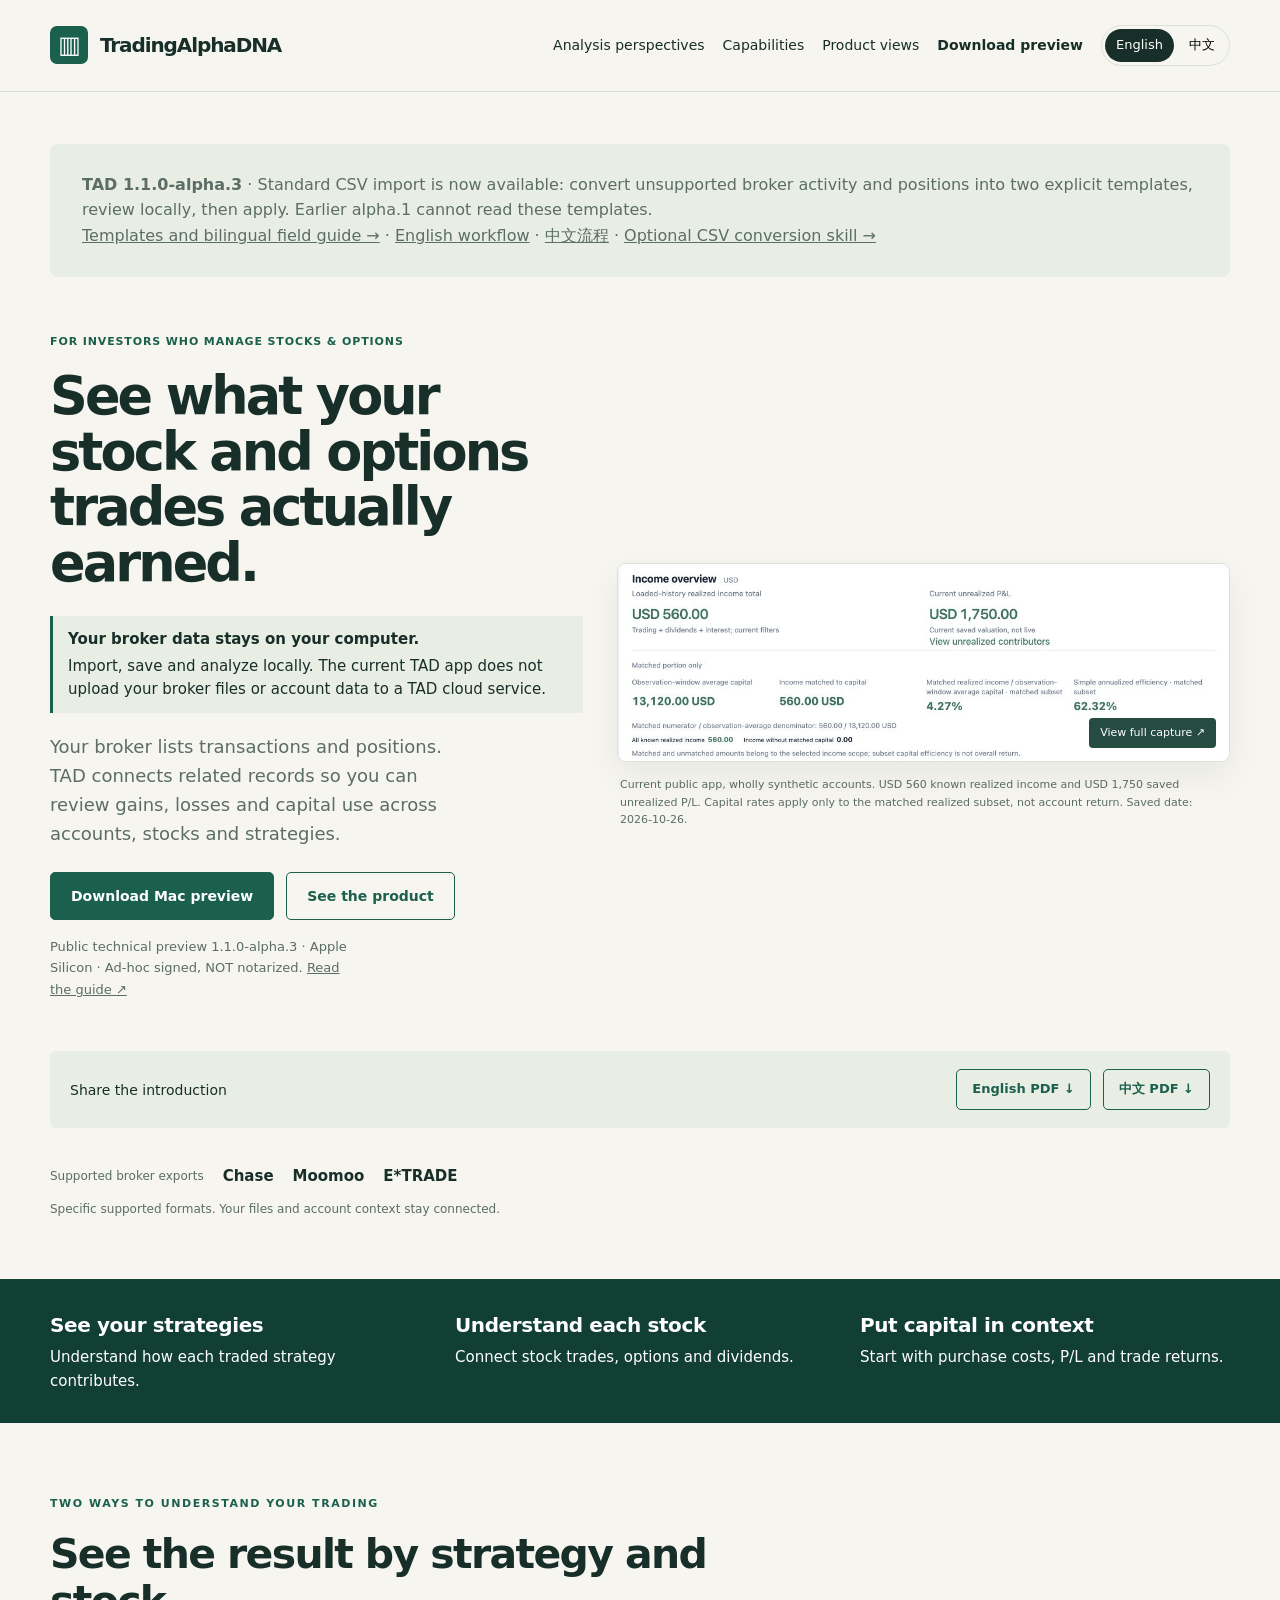
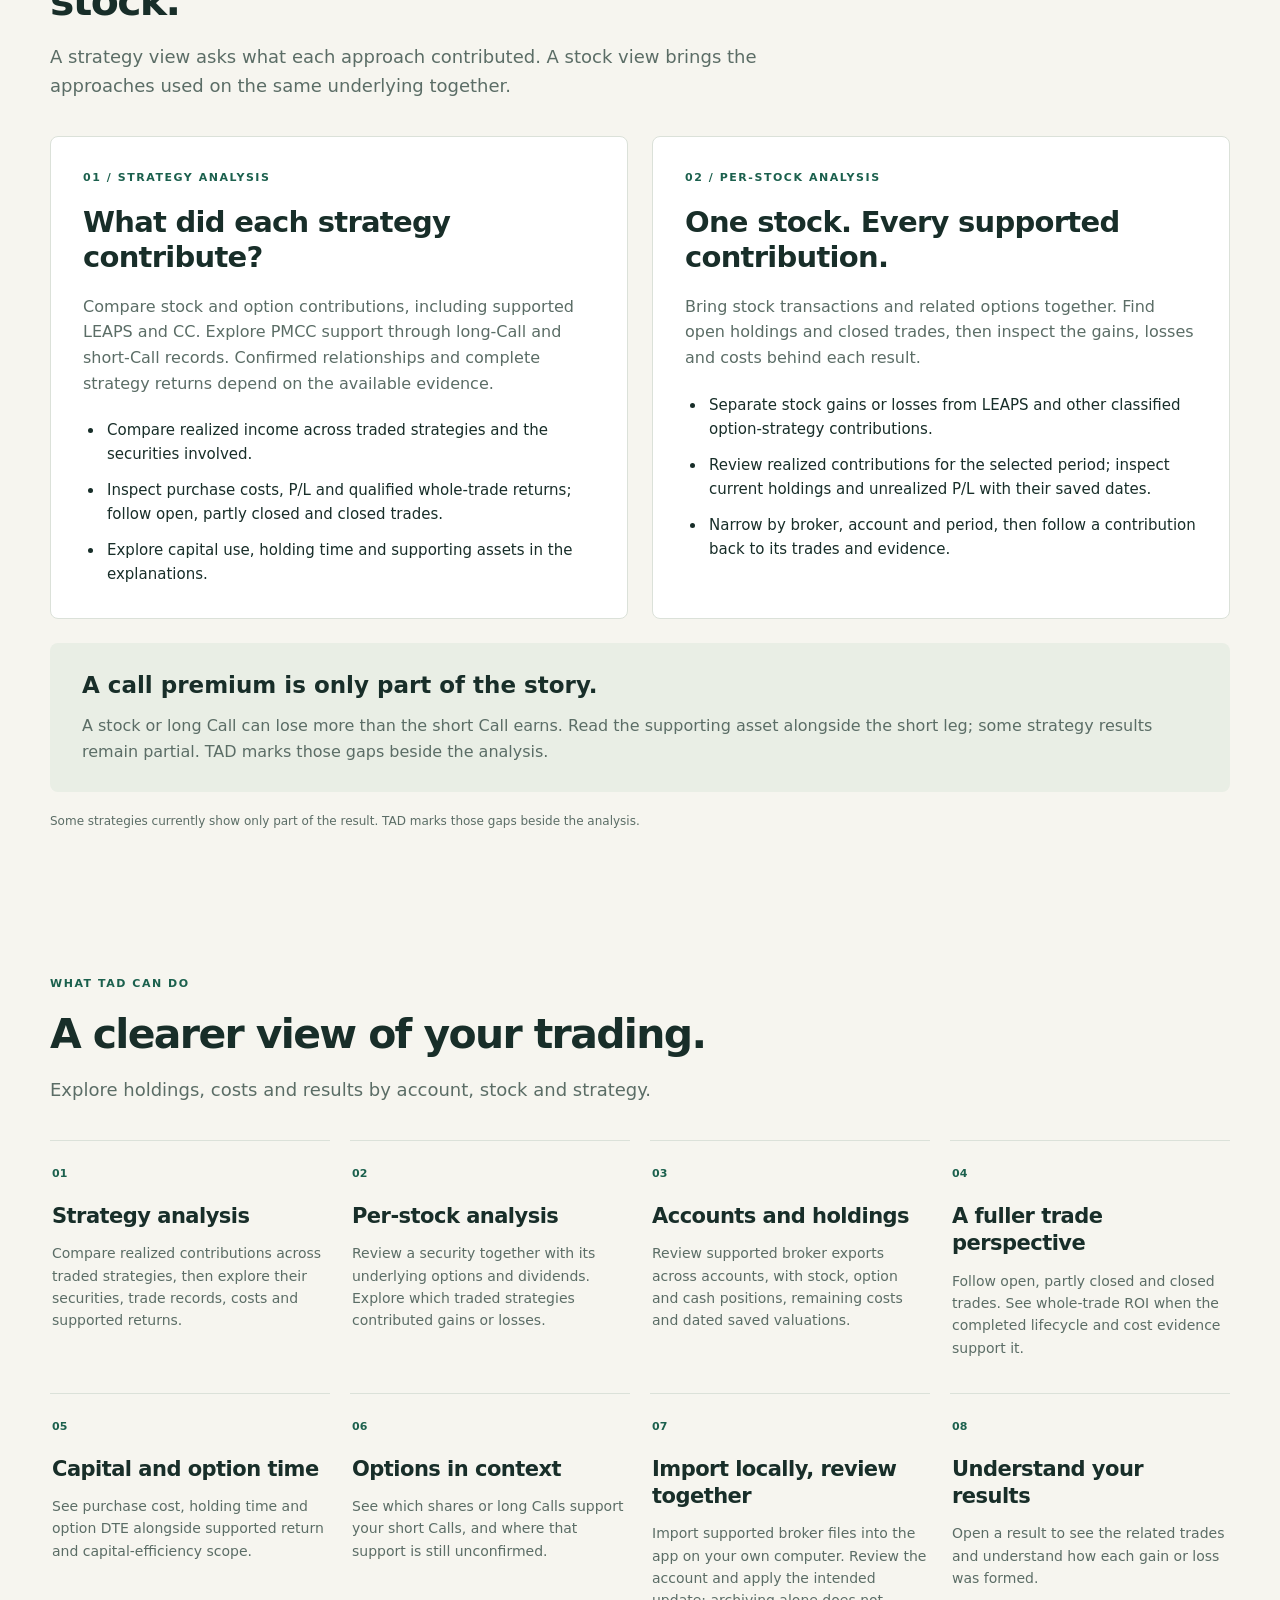
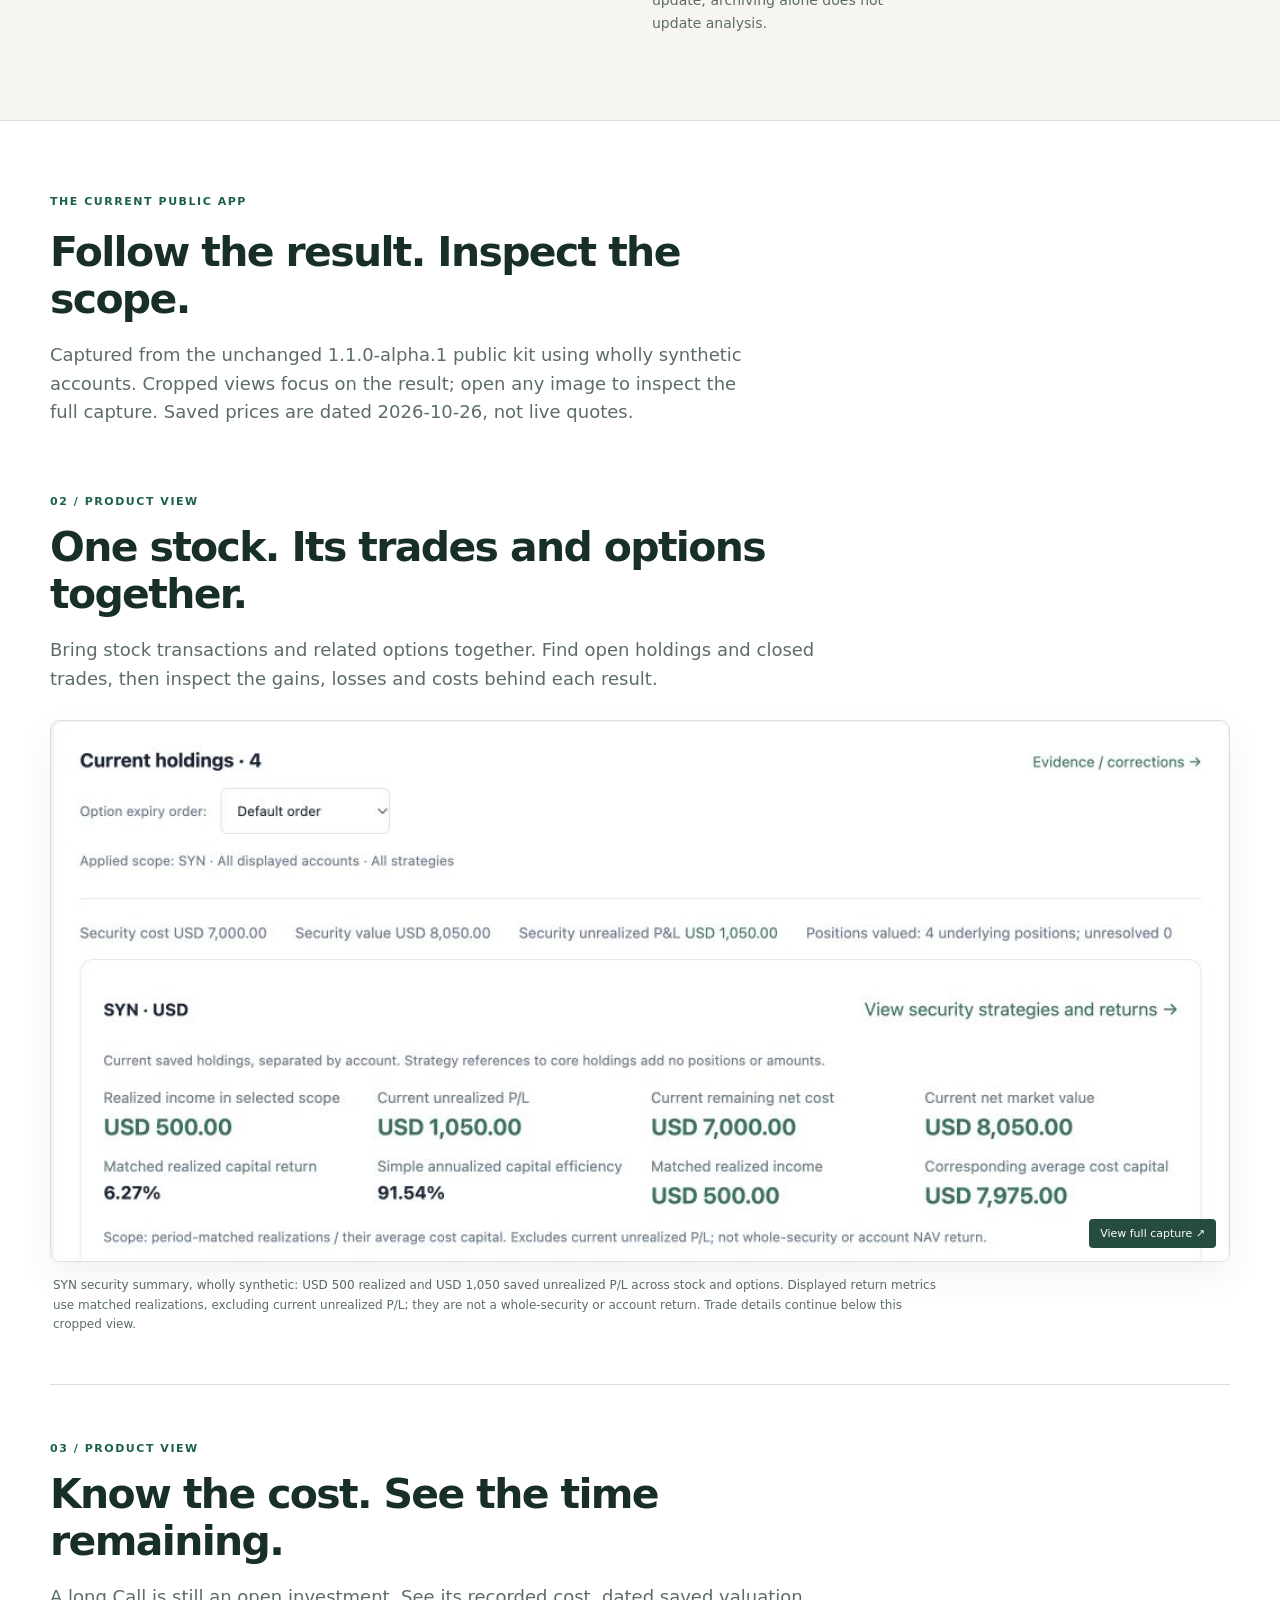
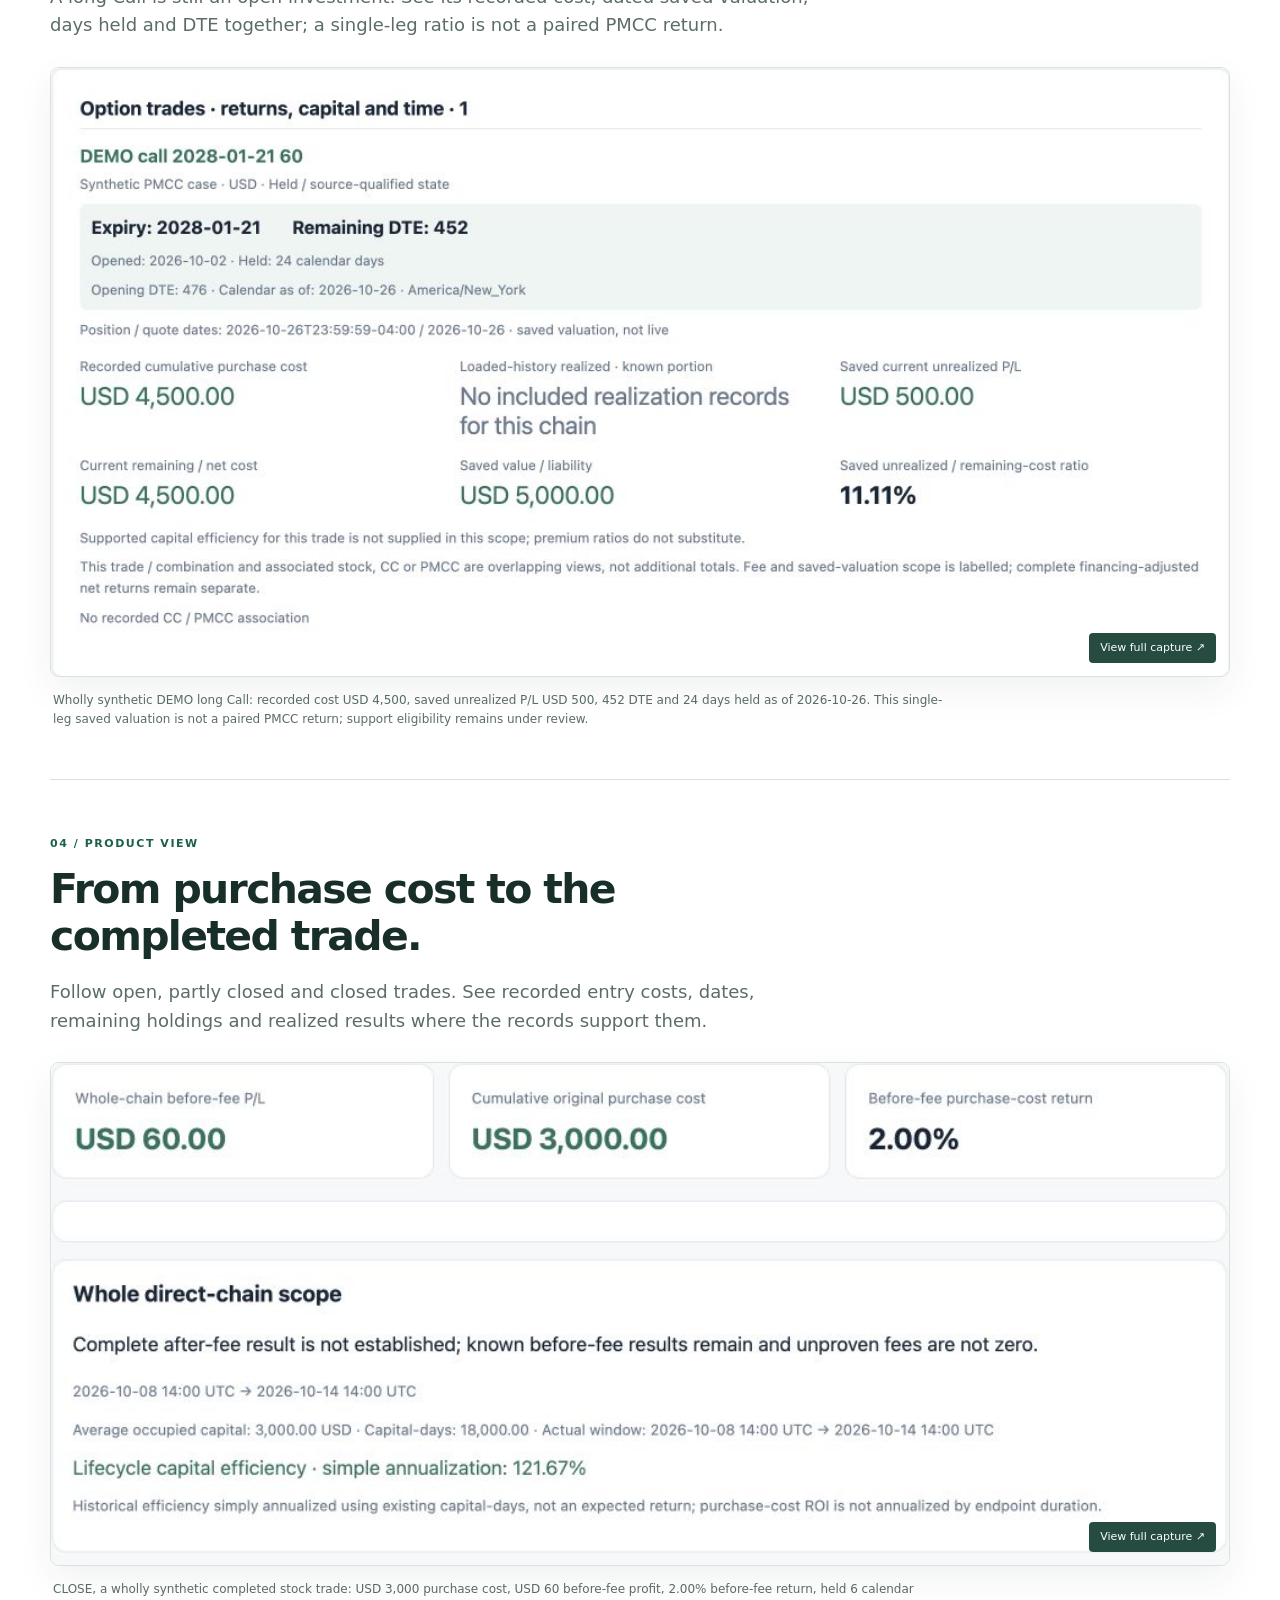
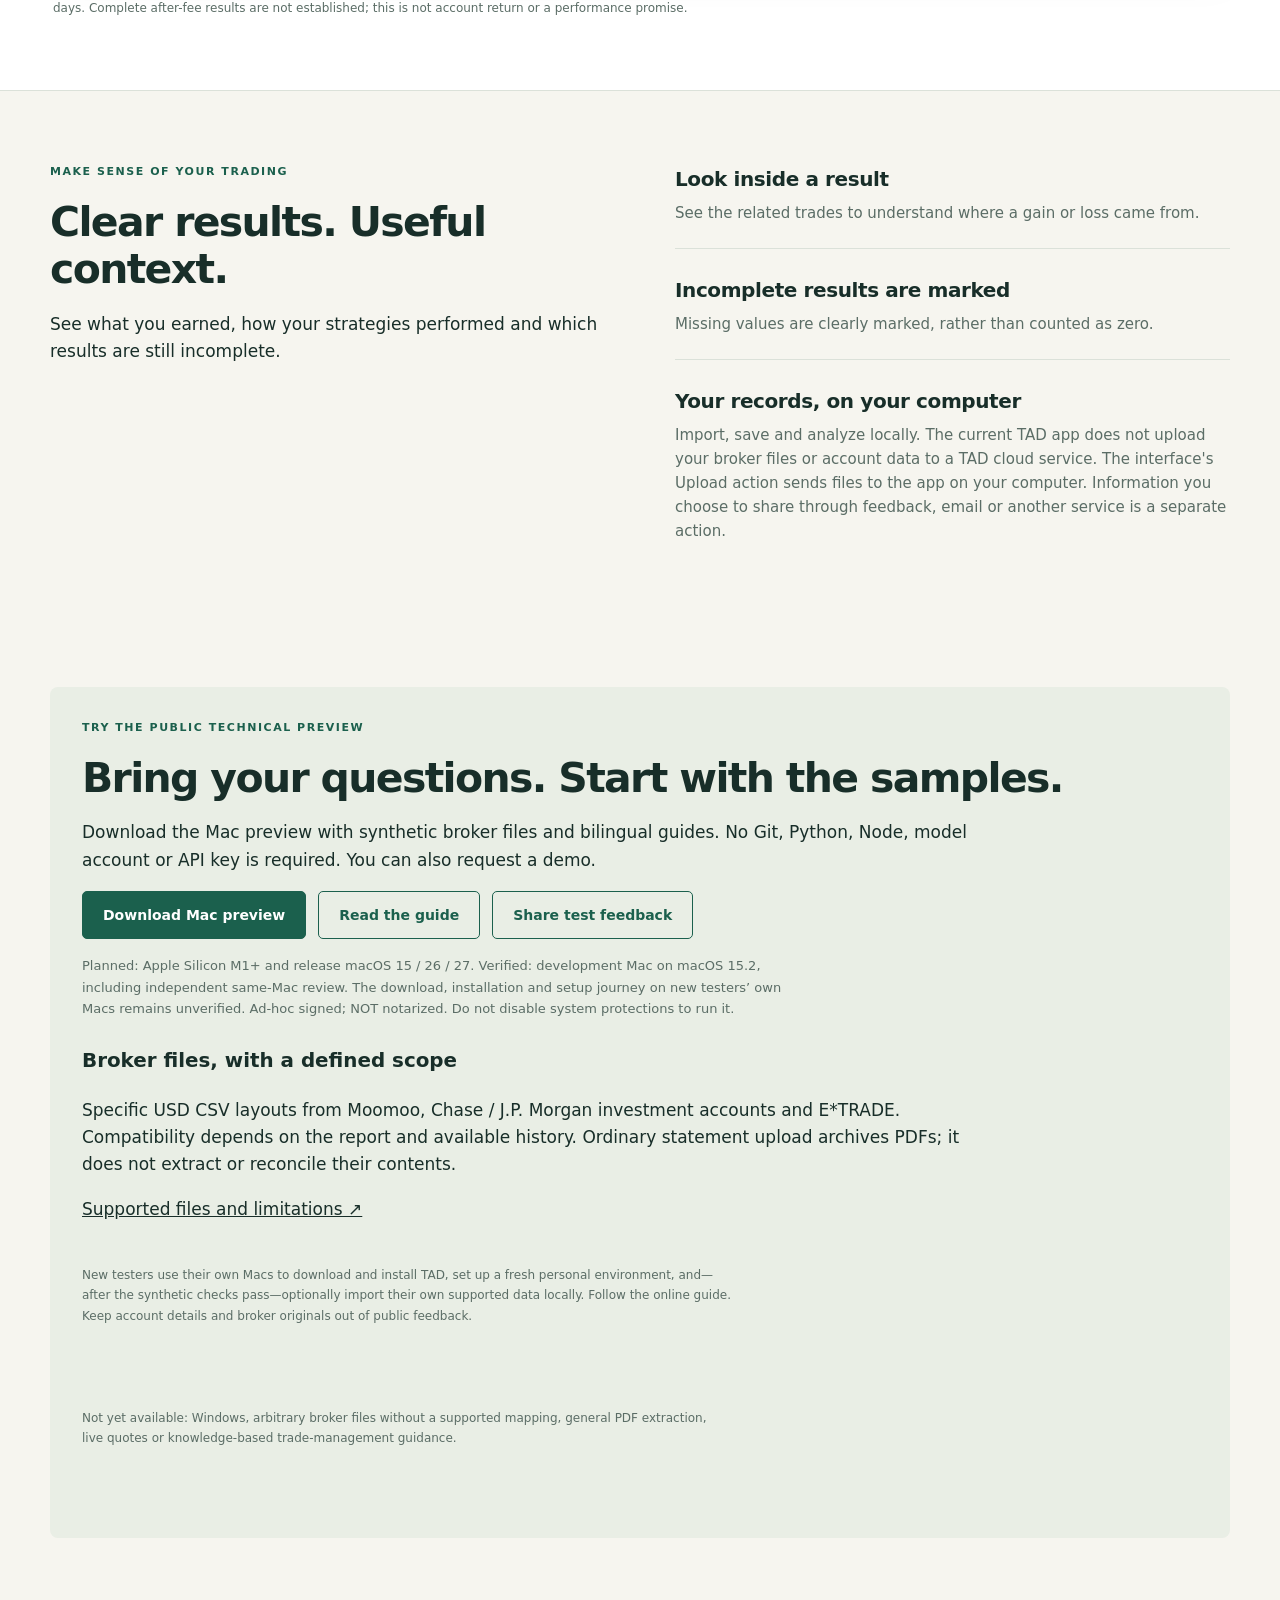
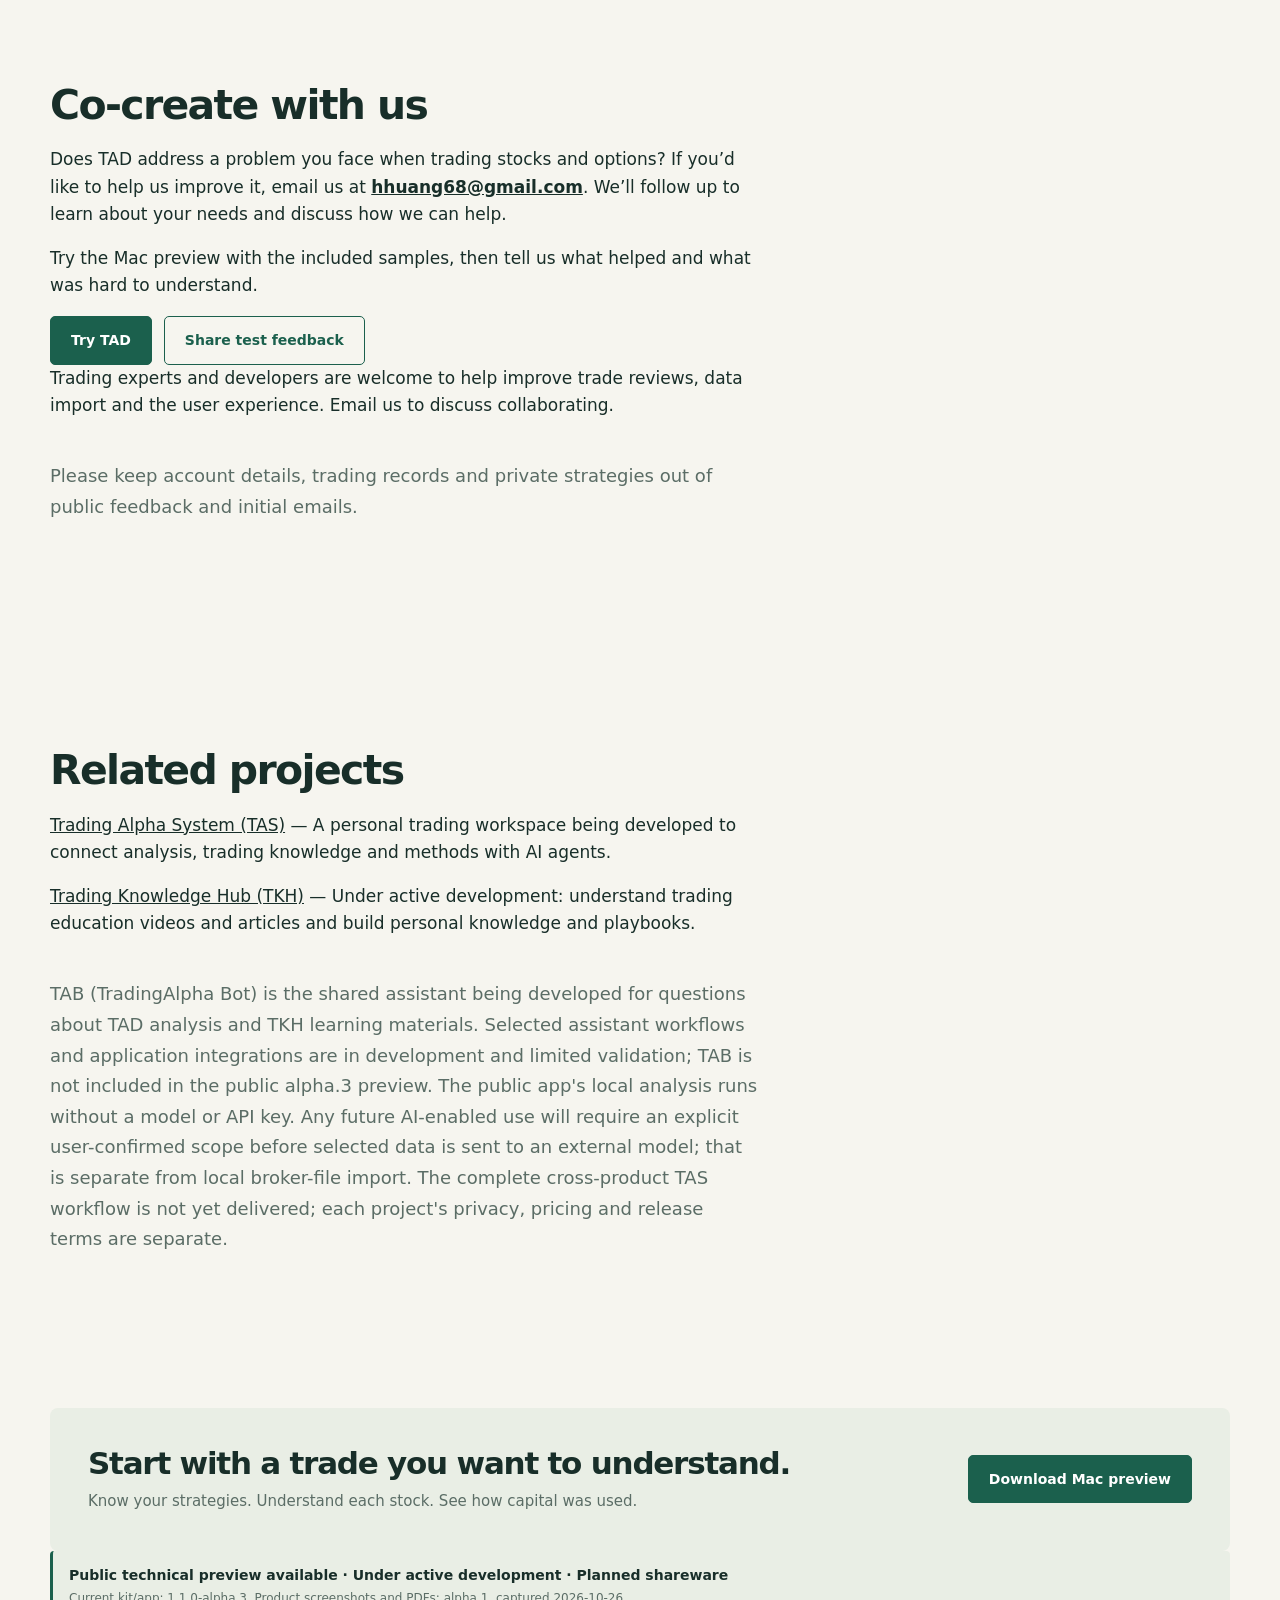
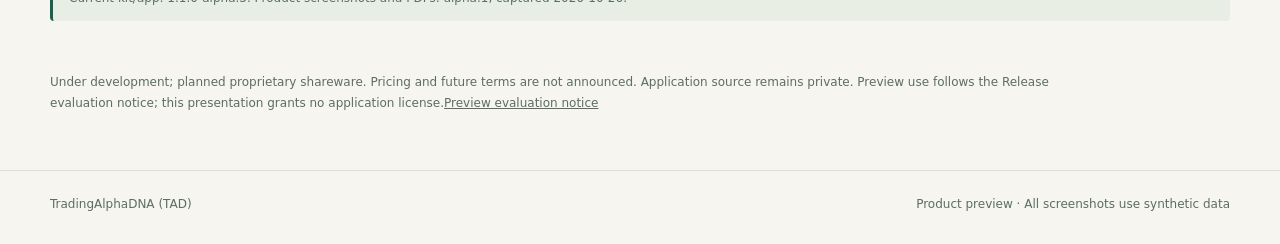
<file: index.html>
<!DOCTYPE html>
<html lang="en"><head><meta charset="utf-8"><meta name="viewport" content="width=device-width,initial-scale=1"><meta name="color-scheme" content="light"><meta name="description" content="For investors managing stocks and options across accounts: connect related trades to understand gains, losses and capital use."><title>TradingAlphaDNA — Understand your trading results</title><style>
:root{--ink:#182e29;--green:#1b604d;--green-dark:#123f34;--paper:#f6f5ef;--muted:#5b6d66;--line:#dbe1d9;--wash:#e9eee5;--accent:#d6e6a4}*{box-sizing:border-box}html{scroll-behavior:smooth;scroll-padding-top:28px}body{margin:0;background:var(--paper);color:var(--ink);font:17px/1.6 system-ui,-apple-system,BlinkMacSystemFont,"Segoe UI",sans-serif}body[data-language="en"] [data-lang="zh"],body[data-language="zh"] [data-lang="en"]{display:none!important}button,a{-webkit-tap-highlight-color:transparent}button{font:inherit}a{color:inherit}a:focus-visible,button:focus-visible{outline:3px solid #a54d24;outline-offset:5px}.wrap{width:min(1180px,calc(100% - 64px));margin-inline:auto}header{padding:25px 0;border-bottom:1px solid var(--line)}.header-row{display:flex;align-items:center;justify-content:space-between;gap:24px}.brand{display:flex;gap:12px;align-items:center;text-decoration:none;font-size:20px;font-weight:780;letter-spacing:-.055em;white-space:nowrap}.mark{width:38px;height:38px;display:grid;place-items:center;background:var(--green);border-radius:7px;color:white;font-size:24px;font-weight:400}.nav{display:flex;align-items:center;gap:24px}.nav>a{font-size:14px;text-decoration:none}.languages{display:flex;gap:4px;padding:3px;border:1px solid var(--line);border-radius:99px}.language{border:0;background:transparent;padding:6px 11px;border-radius:99px;cursor:pointer;font-size:13px}.language[aria-pressed="true"]{background:var(--ink);color:white}.hero{padding:56px 0 48px}.eyebrow{font-size:11px;letter-spacing:.14em;font-weight:760;color:var(--green);margin:0 0 18px}.hero-grid{display:grid;grid-template-columns:1fr 1.1fr;gap:46px;align-items:center}.hero-copy{margin-top:25px}.hero-product{margin:0}h1{font-size:clamp(44px,4.5vw,66px);line-height:1.06;letter-spacing:-.055em;margin:0;max-width:15ch}h1 [data-lang="zh"]{letter-spacing:-.035em}.hero-copy>p{font-size:20px;color:var(--muted);margin:0 0 23px;max-width:37ch}.actions{display:flex;flex-wrap:wrap;gap:12px}.action{display:inline-flex;align-items:center;justify-content:center;background:var(--green);color:white;text-decoration:none;border:1px solid var(--green);border-radius:5px;padding:12px 20px;font-size:14px;font-weight:650}.action.secondary{background:transparent;color:var(--green)}.brokers{display:flex;align-items:center;gap:19px;flex-wrap:wrap;margin-top:36px;color:var(--muted);font-size:12px}.brokers strong{font-size:15px;font-weight:680;color:var(--ink)}.hero-note{font-size:12px;color:var(--muted);margin-top:12px}.promise-band{background:var(--green-dark);color:white}.promises{display:grid;grid-template-columns:repeat(3,minmax(0,1fr));gap:35px;padding-block:30px}.promises p{margin:0;font-size:15px}.promises strong{display:block;font-size:20px;letter-spacing:-.02em;margin-bottom:4px}.promises span+span{color:inherit}.section{padding-block:72px}.section-top{max-width:710px;margin-bottom:36px}h2{font-size:clamp(30px,3.2vw,46px);line-height:1.16;letter-spacing:-.04em;margin:0 0 17px}p{margin-top:0}.section-top>p:last-child,.story-heading>p:last-child{color:var(--muted);font-size:18px}.features{display:grid;grid-template-columns:repeat(4,minmax(0,1fr));gap:20px}.feature{border-top:1px solid var(--line);padding:24px 2px 14px}.feature-number{display:block;color:var(--green);font-size:11px;font-weight:700;margin-bottom:20px}.feature h3{font-size:21px;line-height:1.3;letter-spacing:-.025em;margin:0 0 12px}.feature p{font-size:14px;color:var(--muted);margin:0}.views{background:white;border-block:1px solid var(--line)}.story{padding:30px 0 50px}.story+.story{border-top:1px solid var(--line);padding-top:55px}.story:last-child{padding-bottom:0}.story-heading{max-width:780px}.story-heading .eyebrow{margin-bottom:13px}figure{margin:27px 0 0}.shot{position:relative;display:block;width:100%;padding:0;background:#eef2ed;border:1px solid #dbe2dc;border-radius:9px;overflow:hidden;cursor:zoom-in;text-align:left;box-shadow:0 14px 36px #142f2210}.shot img{display:block;width:100%;height:auto;aspect-ratio:16/9;object-fit:contain}.zoom{position:absolute;right:13px;bottom:13px;padding:6px 11px;background:#163f34ed;color:white;font-size:11px;border-radius:4px}figcaption{font-size:12px;color:var(--muted);line-height:1.6;padding:14px 3px 0;max-width:900px}.trust{display:grid;grid-template-columns:1fr 1fr;gap:70px}.trust-list{display:grid;gap:25px}.trust-item{border-bottom:1px solid var(--line);padding-bottom:23px}.trust-item:last-child{border:0;padding-bottom:0}.trust-item h3{font-size:20px;margin:0 0 6px;letter-spacing:-.02em}.trust-item p{font-size:15px;color:var(--muted);margin:0}.ending{padding:38px;background:var(--wash);border-radius:8px;display:flex;justify-content:space-between;align-items:center;gap:28px}.ending h2{font-size:31px;margin:0 0 7px}.ending p{font-size:15px;color:var(--muted);margin:0}.scope{font-size:12px;color:var(--muted);padding:25px 0 45px;line-height:1.7;max-width:1000px}footer{border-top:1px solid var(--line);padding:24px 0 30px;font-size:12px;color:var(--muted)}footer .wrap{display:flex;justify-content:space-between;gap:20px;flex-wrap:wrap}.skip{position:absolute;left:12px;top:-90px;background:white;padding:10px;z-index:4}.skip:focus{top:12px}dialog{width:min(1312px,calc(100vw - 24px));padding:16px;border:1px solid var(--line);border-radius:8px;max-height:94vh;background:white;color:var(--ink)}dialog::backdrop{background:#0a211cc9}.dialog-bar{display:flex;align-items:center;justify-content:space-between;gap:20px;padding-bottom:12px;font-size:13px}.dialog-close{background:var(--ink);color:white;border:0;border-radius:4px;padding:7px 13px;cursor:pointer}.image-scroll{overflow:auto;max-height:calc(90vh - 90px)}.image-scroll img{display:block;width:1280px;max-width:none;height:auto}@media(max-width:1000px){.hero-grid{gap:35px}.features{grid-template-columns:repeat(2,minmax(0,1fr))}.hero-copy>p{font-size:18px}.nav{gap:16px}.trust{gap:35px}}@media(max-width:680px){.wrap{width:calc(100% - 36px)}header{padding:18px 0}.header-row{align-items:flex-start;flex-wrap:wrap;gap:16px}.brand{font-size:20px}.nav{width:100%;justify-content:space-between;gap:10px}.nav>a{font-size:12px}.languages{margin-left:auto}.language{font-size:12px;padding:5px 9px}.hero{padding:42px 0 38px}.hero-grid{grid-template-columns:1fr;gap:24px}h1{font-size:clamp(40px,10.4vw,62px);max-width:16ch}.hero-copy>p{font-size:18px;max-width:none}.actions{gap:9px}.action{padding:11px 15px;font-size:13px}.brokers{gap:13px;margin-top:25px}.brokers strong{font-size:13px}.promises{grid-template-columns:1fr;gap:19px;padding-block:26px}.promises strong{font-size:18px}.promises p{font-size:14px}.section{padding-block:44px}.section-top{margin-bottom:26px}.features{grid-template-columns:1fr;gap:6px}.feature{padding:20px 0}.feature-number{margin-bottom:10px}.feature h3{font-size:22px}.feature p{font-size:15px}.story{padding:12px 0 35px}.story+.story{padding-top:35px}.story-heading>p:last-child{font-size:16px}.shot{border-radius:5px}.zoom{font-size:10px;padding:4px 7px;right:7px;bottom:7px}figcaption{font-size:11px}.trust{grid-template-columns:1fr;gap:22px}.ending{padding:24px;align-items:flex-start;flex-direction:column}.ending h2{font-size:27px}.scope{padding-bottom:30px}.section-top>p:last-child{font-size:17px}}@media(prefers-reduced-motion:reduce){html{scroll-behavior:auto}}
.analysis-grid{display:grid;grid-template-columns:repeat(2,minmax(0,1fr));gap:24px}.analysis-card{padding:32px;background:white;border:1px solid var(--line);border-radius:8px}.analysis-card h3{font-size:29px;line-height:1.22;letter-spacing:-.025em;margin:0 0 18px}.analysis-card>p:not(.eyebrow){font-size:16px;color:var(--muted)}.analysis-card ul{padding-left:21px;margin:22px 0 0}.analysis-card li{font-size:15px;margin-top:12px;padding-left:3px}.review-question{background:var(--wash);padding:28px 32px;margin-top:24px;border-radius:8px}.review-question h3{font-size:23px;line-height:1.3;margin:0 0 12px}.review-question p{font-size:16px;color:var(--muted);margin:0}.analysis-scope{font-size:12px;color:var(--muted);margin:20px 0 0}.hero .eyebrow{letter-spacing:.08em;max-width:65ch}.hero h1{max-width:20ch}.hero h1 [data-lang="zh"]{font-size:.88em}.nav{gap:18px}@media(max-width:1000px){.header-row{flex-wrap:wrap}.analysis-card{padding:25px}}@media(max-width:680px){.analysis-grid{grid-template-columns:1fr;gap:16px}.analysis-card{padding:24px}.analysis-card h3{font-size:27px}.review-question{padding:24px}.nav{flex-wrap:wrap;justify-content:flex-start;gap:12px}.nav>a{font-size:12px}.hero .eyebrow{font-size:10px;letter-spacing:.06em}.hero h1{max-width:17ch}}.pdf-downloads{display:flex;align-items:center;flex-wrap:wrap;gap:12px;margin-top:28px;padding:18px 20px;background:var(--wash);border-radius:6px}.pdf-downloads>span{font-size:14px;margin-right:auto}.pdf-downloads .action{font-size:13px;padding:9px 15px}@media(max-width:680px){.pdf-downloads{padding:16px;gap:10px}.pdf-downloads>span{flex-basis:100%;margin:0}}
.product-status{margin:0 0 26px;padding:13px 16px;background:var(--wash);border-left:3px solid var(--green);border-radius:4px;font-size:14px;line-height:1.6}.product-status strong{display:block}.product-status p{margin:3px 0 0;color:var(--muted);font-size:12px}
.local-data{margin:20px 0;padding:12px 15px;border-left:3px solid var(--green);background:var(--wash);font-size:15px;line-height:1.55}.local-data strong{display:block;margin-bottom:4px}

.screen-crop{position:relative;overflow:hidden;aspect-ratio:var(--sw) / var(--sh);background:#f4f7f7}.screen-crop img{position:absolute;max-width:none;width:calc(1280 / var(--sw) * 100%);height:auto;left:calc(-1 * var(--sx) / var(--sw) * 100%);top:calc(-1 * var(--sy) / var(--sh) * 100%)}body[data-language="zh"] .screen-crop{--sx:var(--zx);--sy:var(--zy);--sw:var(--zw);--sh:var(--zh)}.preview-note{font-size:13px!important;line-height:1.65;color:var(--muted);margin-top:16px!important}.nav-download{font-weight:750}.download-panel{padding:32px;background:var(--wash);border-radius:8px}.download-panel h3{margin-top:26px}.download-panel>p{max-width:85ch}.hero .hero-copy>p:first-of-type{font-size:18px}.hero-grid{grid-template-columns:1fr 1.15fr;gap:34px}.hero .hero-product figcaption{font-size:11px}.hero h1{font-size:clamp(40px,4.1vw,60px)}@media(max-width:900px){.hero-grid{grid-template-columns:1fr}.hero .hero-product{margin-top:20px}}@media(max-width:680px){.download-panel{padding:22px}.preview-note{font-size:12px!important}}
</style></head><body data-language="en"><a class="skip" href="#main">Skip to content / 跳到正文</a><header><div class="wrap header-row"><a class="brand" href="#main"><span class="mark" aria-hidden="true">▥</span>TradingAlphaDNA</a><nav class="nav" aria-label="Product navigation"><a href="#analysis"><span data-lang="en">Analysis perspectives</span><span data-lang="zh">分析视角</span></a><a href="#features"><span data-lang="en">Capabilities</span><span data-lang="zh">产品功能</span></a><a href="#screens"><span data-lang="en">Product views</span><span data-lang="zh">界面一览</span></a><a class="nav-download" href="https://github.com/TradingAlphaDNA/tad-showcase/releases/tag/tad-test-v1.1.0-alpha.3"><span data-lang="en">Download preview</span><span data-lang="zh">下载测试版</span></a><div class="languages" aria-label="Language / 语言"><button type="button" class="language" data-set-language="en" aria-pressed="true">English</button><button type="button" class="language" data-set-language="zh" aria-pressed="false">中文</button></div></nav></div></header><main id="main"><section class="wrap" style="padding-top:28px"><div class="review-question"><p><strong>TAD 1.1.0-alpha.3</strong> · <span data-lang="en">Standard CSV import is now available: convert unsupported broker activity and positions into two explicit templates, review locally, then apply. Earlier alpha.1 cannot read these templates.</span><span data-lang="zh">标准CSV导入已提供：将未支持券商流水及持仓转换成两份明确模板，在本机核对后应用。旧alpha.1不能读取新模板。</span></p><p><a href="docs/standard-import/index.html"><span data-lang="en">Templates and bilingual field guide →</span><span data-lang="zh">两份模板与中英文字段指南 →</span></a> · <a href="docs/testing/standard-import.en.md">English workflow</a> · <a href="docs/testing/standard-import.zh.md">中文流程</a> · <a href="https://github.com/TradingAlphaDNA/tad-showcase/releases/tag/tad-broker-csv-v0.1.0"><span data-lang="en">Optional CSV conversion skill →</span><span data-lang="zh">可选券商 CSV 转换助手 →</span></a></p></div></section><section class="hero wrap"><p class="eyebrow"><span data-lang="en">FOR INVESTORS WHO MANAGE STOCKS &amp; OPTIONS</span><span data-lang="zh">为自己管理股票与期权的投资者而设计</span></p><div class="hero-grid"><div class="hero-message"><h1><span data-lang="en">See what your stock and options trades actually earned.</span><span data-lang="zh">看清股票和期权交易， 到底赚了多少。</span></h1><div class="hero-copy"><div class="local-data"><strong><span data-lang="en">Your broker data stays on your computer.</span><span data-lang="zh">券商数据留在你的电脑上。</span></strong><span data-lang="en">Import, save and analyze locally. The current TAD app does not upload your broker files or account data to a TAD cloud service.</span><span data-lang="zh">在本机导入、保存和分析。当前 TAD 本地应用不会把券商文件或账户数据上传到 TAD 云端。</span></div><p><span data-lang="en">Your broker lists transactions and positions. TAD connects related records so you can review gains, losses and capital use across accounts, stocks and strategies.</span><span data-lang="zh">券商列出了成交与持仓，但相关交易的结果仍不容易看清。TAD 把记录连接起来，帮助你按账户、个股和策略复盘盈亏与资金使用。</span></p><div class="actions"><a class="action" href="https://github.com/TradingAlphaDNA/tad-showcase/releases/tag/tad-test-v1.1.0-alpha.3"><span data-lang="en">Download Mac preview</span><span data-lang="zh">下载 Mac 预览</span></a><a class="action secondary" href="#screens"><span data-lang="en">See the product</span><span data-lang="zh">查看产品界面</span></a></div><p class="preview-note"><span data-lang="en">Public technical preview 1.1.0-alpha.3 · Apple Silicon · Ad-hoc signed, NOT notarized.</span><span data-lang="zh">公开技术预览 1.1.0-alpha.3 · Apple Silicon · 临时签名，尚未公证。</span> <a href="https://github.com/TradingAlphaDNA/tad-showcase/blob/main/docs/testing/README.en.md" data-lang="en">Read the guide ↗</a><a href="https://github.com/TradingAlphaDNA/tad-showcase/blob/main/docs/testing/README.zh.md" data-lang="zh">阅读试用说明 ↗</a></p></div></div><figure class="hero-product" id="view-overview"><button class="shot" type="button" data-enlarge><div class="screen-crop" style="--sx:194;--sy:361;--sw:1047;--sh:338;--zx:194;--zy:361;--zw:1047;--zh:338"><img data-lang="en" src="assets/screenshots/tad-alpha1-overview.en.jpg" width="1280" height="720" alt="Current public TAD app, wholly synthetic: overview"><img data-lang="zh" src="assets/screenshots/tad-alpha1-overview.zh.jpg" width="1280" height="720" alt="当前公开包，全合成资料：overview"></div><span class="zoom"><span data-lang="en">View full capture ↗</span><span data-lang="zh">查看完整截图 ↗</span></span></button><figcaption><span data-lang="en">Current public app, wholly synthetic accounts. USD 560 known realized income and USD 1,750 saved unrealized P/L. Capital rates apply only to the matched realized subset, not account return. Saved date: 2026-10-26.</span><span data-lang="zh">当前公开包、全合成账户：已知已实现收益560美元，保存浮盈1750美元；资金指标仅对应匹配的已实现子集，不是账户回报。保存日期2026-10-26。</span></figcaption></figure></div><div class="pdf-downloads" aria-label="PDF downloads / PDF 下载"><span><span data-lang="en">Share the introduction</span><span data-lang="zh">分享产品介绍</span></span><a class="action secondary" href="TADIntro.en.pdf" download="TADIntro.en.pdf">English PDF ↓</a><a class="action secondary" href="TADIntro.cn.pdf" download="TADIntro.cn.pdf">中文 PDF ↓</a></div><div class="brokers"><span><span data-lang="en">Supported broker exports</span><span data-lang="zh">支持的券商导出</span></span><strong>Chase</strong><strong>Moomoo</strong><strong>E*TRADE</strong></div><p class="hero-note"><span data-lang="en">Specific supported formats. Your files and account context stay connected.</span><span data-lang="zh">支持特定导出格式；文件与账户信息始终保持关联。</span></p></section><section class="promise-band"><div class="wrap promises"><p><strong><span data-lang="en">See your strategies</span><span data-lang="zh">策略，比较贡献</span></strong><span data-lang="en">Understand how each traded strategy contributes.</span><span data-lang="zh">了解各项已交易策略分别带来的收益。</span></p><p><strong><span data-lang="en">Understand each stock</span><span data-lang="zh">个股，综合复盘</span></strong><span data-lang="en">Connect stock trades, options and dividends.</span><span data-lang="zh">联系股票交易、相关期权策略与分红。</span></p><p><strong><span data-lang="en">Put capital in context</span><span data-lang="zh">资金，结合时间</span></strong><span data-lang="en">Start with purchase costs, P/L and trade returns.</span><span data-lang="zh">先看买入成本、盈亏和交易回报，再理解占资与时间。</span></p></div></section><section class="section wrap" id="analysis"><div class="section-top"><p class="eyebrow"><span data-lang="en">TWO WAYS TO UNDERSTAND YOUR TRADING</span><span data-lang="zh">两个视角，看清自己的交易</span></p><h2><span data-lang="en">See the result by strategy and stock.</span><span data-lang="zh">按策略与个股，看清交易结果。</span></h2><p><span data-lang="en">A strategy view asks what each approach contributed. A stock view brings the approaches used on the same underlying together.</span><span data-lang="zh">策略视角回答每种做法带来了什么；个股视角把同一标的上采用过的不同做法联系起来。</span></p></div><div class="analysis-grid"><article class="analysis-card"><p class="eyebrow"><span data-lang="en">01 / STRATEGY ANALYSIS</span><span data-lang="zh">01 / 策略分析</span></p><h3><span data-lang="en">What did each strategy contribute?</span><span data-lang="zh">每种策略，分别带来了什么？</span></h3><p><span data-lang="en">Compare stock and option contributions, including supported LEAPS and CC. Explore PMCC support through long-Call and short-Call records. Confirmed relationships and complete strategy returns depend on the available evidence.</span><span data-lang="zh">比较股票与期权的收益贡献，包括有记录依据的 LEAPS 和 CC。联系长期 Call 与短 Call，查看 PMCC 支撑情况；关系确认和完整策略回报取决于现有依据。</span></p><ul><li><span data-lang="en">Compare realized income across traded strategies and the securities involved.</span><span data-lang="zh">比较交易过的策略及其涉及个股的已实现收益贡献。</span></li><li><span data-lang="en">Inspect purchase costs, P/L and qualified whole-trade returns; follow open, partly closed and closed trades.</span><span data-lang="zh">查看买入成本、盈亏与符合条件的整笔交易回报，追踪持有中、部分平仓和已闭环交易。</span></li><li><span data-lang="en">Explore capital use, holding time and supporting assets in the explanations.</span><span data-lang="zh">在说明中进一步了解资金占用、持有时间与期权支撑资产。</span></li></ul></article><article class="analysis-card"><p class="eyebrow"><span data-lang="en">02 / PER-STOCK ANALYSIS</span><span data-lang="zh">02 / 个股分析</span></p><h3><span data-lang="en">One stock. Every supported contribution.</span><span data-lang="zh">一只个股，看清各项已支持的贡献。</span></h3><p><span data-lang="en">Bring stock transactions and related options together. Find open holdings and closed trades, then inspect the gains, losses and costs behind each result.</span><span data-lang="zh">联系股票交易和相关期权，找到仍在持仓与已经平仓的交易，进一步查看各项结果背后的盈利、亏损和成本。</span></p><ul><li><span data-lang="en">Separate stock gains or losses from LEAPS and other classified option-strategy contributions.</span><span data-lang="zh">分开看股票自身的盈亏，以及 LEAPS 等已分类期权策略的收益贡献。</span></li><li><span data-lang="en">Review realized contributions for the selected period; inspect current holdings and unrealized P/L with their saved dates.</span><span data-lang="zh">按所选期间回看已实现贡献，另行查看带保存日期的当前持仓与浮盈亏。</span></li><li><span data-lang="en">Narrow by broker, account and period, then follow a contribution back to its trades and evidence.</span><span data-lang="zh">按券商、账户和期间缩小范围，再从贡献追溯到交易与来源依据。</span></li></ul></article></div><aside class="review-question"><h3><span data-lang="en">A call premium is only part of the story.</span><span data-lang="zh">收到 Call 权利金，只是故事的一部分。</span></h3><p><span data-lang="en">A stock or long Call can lose more than the short Call earns. Read the supporting asset alongside the short leg; some strategy results remain partial. TAD marks those gaps beside the analysis.</span><span data-lang="zh">股票或长期 Call 的亏损可能超过短 Call 收益。结合支撑资产回看短腿；部分策略结果仍不完整，缺项会在分析旁标明。</span></p></aside><p class="analysis-scope"><span data-lang="en">Some strategies currently show only part of the result. TAD marks those gaps beside the analysis.</span><span data-lang="zh">部分策略目前只能展示部分结果，缺项会在分析旁标明。</span></p></section><section class="section wrap" id="features"><div class="section-top"><p class="eyebrow"><span data-lang="en">WHAT TAD CAN DO</span><span data-lang="zh">TAD 能为你做什么</span></p><h2><span data-lang="en">A clearer view of your trading.</span><span data-lang="zh">从盈亏到策略，看清自己的交易。</span></h2><p><span data-lang="en">Explore holdings, costs and results by account, stock and strategy.</span><span data-lang="zh">按账户、个股与策略，查看持仓、成本和收益。</span></p></div><div class="features"><article class="feature"><span class="feature-number">01</span><h3><span data-lang="en">Strategy analysis</span><span data-lang="zh">策略分析，了解收益来源</span></h3><p><span data-lang="en">Compare realized contributions across traded strategies, then explore their securities, trade records, costs and supported returns.</span><span data-lang="zh">比较已交易策略的已实现收益贡献，进一步查看涉及个股、交易记录、买入成本与有依据的交易回报。</span></p></article><article class="feature"><span class="feature-number">02</span><h3><span data-lang="en">Per-stock analysis</span><span data-lang="zh">个股分析，联系股票与期权</span></h3><p><span data-lang="en">Review a security together with its underlying options and dividends. Explore which traded strategies contributed gains or losses.</span><span data-lang="zh">将个股的股票交易、以其为底层的期权与分红联系起来，查看各项已交易策略分别带来的盈利或亏损。</span></p></article><article class="feature"><span class="feature-number">03</span><h3><span data-lang="en">Accounts and holdings</span><span data-lang="zh">多账户持仓，一起看清</span></h3><p><span data-lang="en">Review supported broker exports across accounts, with stock, option and cash positions, remaining costs and dated saved valuations.</span><span data-lang="zh">汇集支持的券商导出，跨账户查看股票、期权与现金持仓、剩余成本及带日期的保存估值。</span></p></article><article class="feature"><span class="feature-number">04</span><h3><span data-lang="en">A fuller trade perspective</span><span data-lang="zh">从整笔交易看回报</span></h3><p><span data-lang="en">Follow open, partly closed and closed trades. See whole-trade ROI when the completed lifecycle and cost evidence support it.</span><span data-lang="zh">追踪未平仓、部分平仓与已闭环交易；完整生命周期和成本依据充分时，查看整笔交易回报率。</span></p></article><article class="feature"><span class="feature-number">05</span><h3><span data-lang="en">Capital and option time</span><span data-lang="zh">资金与期权时间</span></h3><p><span data-lang="en">See purchase cost, holding time and option DTE alongside supported return and capital-efficiency scope.</span><span data-lang="zh">将买入成本、持有时间和期权剩余 DTE，与有依据的回报和资金效率范围放在一起看。</span></p></article><article class="feature"><span class="feature-number">06</span><h3><span data-lang="en">Options in context</span><span data-lang="zh">期权持仓，结合支撑来看</span></h3><p><span data-lang="en">See which shares or long Calls support your short Calls, and where that support is still unconfirmed.</span><span data-lang="zh">看清哪些股票或长期 Call 支撑卖出的 Call，以及哪些支撑关系仍未确认。</span></p></article><article class="feature"><span class="feature-number">07</span><h3><span data-lang="en">Import locally, review together</span><span data-lang="zh">本机导入，集中复盘</span></h3><p><span data-lang="en">Import supported broker files into the app on your own computer. Review the account and apply the intended update; archiving alone does not update analysis.</span><span data-lang="zh">将支持的券商文件导入自己电脑上的 TAD，核对账户后明确应用更新；仅归档不会更新分析。</span></p></article><article class="feature"><span class="feature-number">08</span><h3><span data-lang="en">Understand your results</span><span data-lang="zh">看懂盈亏，理解交易</span></h3><p><span data-lang="en">Open a result to see the related trades and understand how each gain or loss was formed.</span><span data-lang="zh">点开一项收益，查看相关交易，理解这笔盈亏是怎样形成的。</span></p></article></div></section><section class="views section" id="screens"><div class="wrap"><div class="section-top"><p class="eyebrow"><span data-lang="en">THE CURRENT PUBLIC APP</span><span data-lang="zh">当前公开程序的真实界面</span></p><h2><span data-lang="en">Follow the result. Inspect the scope.</span><span data-lang="zh">看清结果，也看清适用范围。</span></h2><p><span data-lang="en">Captured from the unchanged 1.1.0-alpha.1 public kit using wholly synthetic accounts. Cropped views focus on the result; open any image to inspect the full capture. Saved prices are dated 2026-10-26, not live quotes.</span><span data-lang="zh">截图来自未改动的 1.1.0-alpha.1 公开包及全合成账户。局部视图聚焦结果，点击可查看完整截图。保存报价日期为 2026-10-26，不是实时行情。</span></p></div><article class="story" id="view-security"><div class="story-heading"><p class="eyebrow">02 / <span data-lang="en">PRODUCT VIEW</span><span data-lang="zh">产品界面</span></p><h2><span data-lang="en">One stock. Its trades and options together.</span><span data-lang="zh">一只个股，串起股票与期权。</span></h2><p><span data-lang="en">Bring stock transactions and related options together. Find open holdings and closed trades, then inspect the gains, losses and costs behind each result.</span><span data-lang="zh">联系股票交易和相关期权，找到仍在持仓与已经平仓的交易，进一步查看各项结果背后的盈利、亏损和成本。</span></p></div><figure><button class="shot" type="button" data-enlarge><div class="screen-crop" style="--sx:194;--sy:84;--sw:1047;--sh:480;--zx:194;--zy:84;--zw:1047;--zh:480"><img data-lang="en" src="assets/screenshots/tad-alpha1-holdings.en.jpg" width="1280" height="720" loading="lazy" alt="Current public TAD app, wholly synthetic: holdings"><img data-lang="zh" src="assets/screenshots/tad-alpha1-holdings.zh.jpg" width="1280" height="720" loading="lazy" alt="当前公开包，全合成资料：holdings"></div><span class="zoom"><span data-lang="en">View full capture ↗</span><span data-lang="zh">查看完整截图 ↗</span></span></button><figcaption><span data-lang="en">SYN security summary, wholly synthetic: USD 500 realized and USD 1,050 saved unrealized P/L across stock and options. Displayed return metrics use matched realizations, excluding current unrealized P/L; they are not a whole-security or account return. Trade details continue below this cropped view.</span><span data-lang="zh">SYN个股汇总、全合成资料：股票和期权合计已实现500美元、保存浮盈1050美元。所示回报指标仅用匹配的已实现收益，不计当前浮盈，不是整个标的或账户的回报。交易明细在此局部视图下方。</span></figcaption></figure></article><article class="story" id="view-option-time"><div class="story-heading"><p class="eyebrow">03 / <span data-lang="en">PRODUCT VIEW</span><span data-lang="zh">产品界面</span></p><h2><span data-lang="en">Know the cost. See the time remaining.</span><span data-lang="zh">看清开仓成本，也看清剩余时间。</span></h2><p><span data-lang="en">A long Call is still an open investment. See its recorded cost, dated saved valuation, days held and DTE together; a single-leg ratio is not a paired PMCC return.</span><span data-lang="zh">长期 Call 仍是进行中的投资。一起看已记录成本、带日期的保存估值、持有天数和剩余 DTE；单腿比例不等于配对 PMCC 回报。</span></p></div><figure><button class="shot" type="button" data-enlarge><div class="screen-crop" style="--sx:194;--sy:92;--sw:1047;--sh:540;--zx:194;--zy:92;--zw:1047;--zh:510"><img data-lang="en" src="assets/screenshots/tad-alpha1-option-time.en.jpg" width="1280" height="720" loading="lazy" alt="Current public TAD app, wholly synthetic: option time"><img data-lang="zh" src="assets/screenshots/tad-alpha1-option-time.zh.jpg" width="1280" height="720" loading="lazy" alt="当前公开包，全合成资料：option time"></div><span class="zoom"><span data-lang="en">View full capture ↗</span><span data-lang="zh">查看完整截图 ↗</span></span></button><figcaption><span data-lang="en">Wholly synthetic DEMO long Call: recorded cost USD 4,500, saved unrealized P/L USD 500, 452 DTE and 24 days held as of 2026-10-26. This single-leg saved valuation is not a paired PMCC return; support eligibility remains under review.</span><span data-lang="zh">DEMO全合成长期Call：已记录成本4500美元，保存浮盈500美元，截至2026-10-26剩余452天、已持有24天；这是单腿保存估值，不是配对PMCC回报，支撑资格仍需核对。</span></figcaption></figure></article><article class="story" id="view-trades"><div class="story-heading"><p class="eyebrow">04 / <span data-lang="en">PRODUCT VIEW</span><span data-lang="zh">产品界面</span></p><h2><span data-lang="en">From purchase cost to the completed trade.</span><span data-lang="zh">从买入成本，看到闭环交易结果。</span></h2><p><span data-lang="en">Follow open, partly closed and closed trades. See recorded entry costs, dates, remaining holdings and realized results where the records support them.</span><span data-lang="zh">跟随未平仓、部分平仓与已平仓交易，查看记录支持的建仓成本、日期、剩余持仓和已实现结果。</span></p></div><figure><button class="shot" type="button" data-enlarge><div class="screen-crop" style="--sx:280;--sy:195;--sw:963;--sh:410;--zx:280;--zy:201;--zw:963;--zh:410"><img data-lang="en" src="assets/screenshots/tad-alpha1-closed-trade.en.jpg" width="1280" height="720" loading="lazy" alt="Current public TAD app, wholly synthetic: closed trade"><img data-lang="zh" src="assets/screenshots/tad-alpha1-closed-trade.zh.jpg" width="1280" height="720" loading="lazy" alt="当前公开包，全合成资料：closed trade"></div><span class="zoom"><span data-lang="en">View full capture ↗</span><span data-lang="zh">查看完整截图 ↗</span></span></button><figcaption><span data-lang="en">CLOSE, a wholly synthetic completed stock trade: USD 3,000 purchase cost, USD 60 before-fee profit, 2.00% before-fee return, held 6 calendar days. Complete after-fee results are not established; this is not account return or a performance promise.</span><span data-lang="zh">CLOSE全合成已闭环股票交易：买入成本3000美元，费用前收益60美元，费用前回报2.00%，持有6个自然日；完整费用后结果尚未建立，不是账户回报或收益承诺。</span></figcaption></figure></article></div></section><section class="section wrap"><div class="trust"><div><p class="eyebrow"><span data-lang="en">MAKE SENSE OF YOUR TRADING</span><span data-lang="zh">看懂自己的交易</span></p><h2><span data-lang="en">Clear results. Useful context.</span><span data-lang="zh">看清结果，也看清分析范围。</span></h2><p><span data-lang="en">See what you earned, how your strategies performed and which results are still incomplete.</span><span data-lang="zh">看清赚了多少、策略表现如何，以及哪些结果还不完整。</span></p></div><div class="trust-list"><div class="trust-item"><h3><span data-lang="en">Look inside a result</span><span data-lang="zh">看懂每项收益</span></h3><p><span data-lang="en">See the related trades to understand where a gain or loss came from.</span><span data-lang="zh">查看相关交易，理解这笔盈利或亏损从何而来。</span></p></div><div class="trust-item"><h3><span data-lang="en">Incomplete results are marked</span><span data-lang="zh">尚不完整，一眼可见</span></h3><p><span data-lang="en">Missing values are clearly marked, rather than counted as zero.</span><span data-lang="zh">缺失部分会明确标注，不会被当成零。</span></p></div><div class="trust-item"><h3><span data-lang="en">Your records, on your computer</span><span data-lang="zh">资料，保留在本机</span></h3><p><span data-lang="en">Import, save and analyze locally. The current TAD app does not upload your broker files or account data to a TAD cloud service. The interface's Upload action sends files to the app on your computer. Information you choose to share through feedback, email or another service is a separate action.</span><span data-lang="zh">在本机导入、保存和分析。当前 TAD 本地应用不会把券商文件或账户数据上传到 TAD 云端。 界面中的“上传”是把文件交给本机运行的程序；你自行通过反馈、邮件或其他服务分享信息，是另外的动作。</span></p></div></div></div></section><section class="section wrap" id="download"><div class="download-panel"><p class="eyebrow"><span data-lang="en">TRY THE PUBLIC TECHNICAL PREVIEW</span><span data-lang="zh">试用公开技术预览</span></p><h2><span data-lang="en">Bring your questions.
Start with the samples.</span><span data-lang="zh">带着你的问题，
从合成案例开始。</span></h2><p><span data-lang="en">Download the Mac preview with synthetic broker files and bilingual guides. No Git, Python, Node, model account or API key is required. You can also request a demo.</span><span data-lang="zh">Mac 预览套件提供合成券商文件和中英文指南，无需 Git、Python、Node、模型账号或 API Key。也可以先申请演示。</span></p><div class="actions"><a class="action" href="https://github.com/TradingAlphaDNA/tad-showcase/releases/tag/tad-test-v1.1.0-alpha.3"><span data-lang="en">Download Mac preview</span><span data-lang="zh">下载 Mac 预览</span></a><a class="action secondary" href="https://github.com/TradingAlphaDNA/tad-showcase/blob/main/docs/testing/README.en.md" data-lang="en">Read the guide</a><a class="action secondary" href="https://github.com/TradingAlphaDNA/tad-showcase/blob/main/docs/testing/README.zh.md" data-lang="zh">阅读试用说明</a><a class="action secondary" href="https://github.com/TradingAlphaDNA/tad-showcase/issues/new?template=technical-preview.yml"><span data-lang="en">Share test feedback</span><span data-lang="zh">反馈测试结果</span></a></div><p class="preview-note"><span data-lang="en">Planned: Apple Silicon M1+ and release macOS 15 / 26 / 27. Verified: development Mac on macOS 15.2, including independent same-Mac review. The download, installation and setup journey on new testers’ own Macs remains unverified. Ad-hoc signed; NOT notarized. Do not disable system protections to run it.</span><span data-lang="zh">计划支持 Apple Silicon M1+ 和 macOS 15 / 26 / 27 正式版。目前仅在 macOS 15.2 开发机验证，含同机独立审阅；新测试用户在自己 Mac 上的下载、安装和环境建立流程尚待验证。临时签名，尚未公证；请勿为运行它关闭系统保护。</span></p><h3><span data-lang="en">Broker files, with a defined scope</span><span data-lang="zh">券商支持有明确的文件范围</span></h3><p><span data-lang="en">Specific USD CSV layouts from Moomoo, Chase / J.P. Morgan investment accounts and E*TRADE. Compatibility depends on the report and available history. Ordinary statement upload archives PDFs; it does not extract or reconcile their contents.</span><span data-lang="zh">支持 Moomoo、Chase / J.P. Morgan 投资账户与 E*TRADE 的特定美元 CSV 格式，兼容性取决于报告类型和历史记录。普通上传中的 statement PDF 仅归档，不会自动提取内容或完成对账。</span></p><p><a href="https://github.com/TradingAlphaDNA/tad-showcase/blob/main/docs/testing/broker-support.en.md" data-lang="en">Supported files and limitations ↗</a><a href="https://github.com/TradingAlphaDNA/tad-showcase/blob/main/docs/testing/broker-support.zh.md" data-lang="zh">支持文件与限制 ↗</a></p><p class="scope"><span data-lang="en">New testers use their own Macs to download and install TAD, set up a fresh personal environment, and—after the synthetic checks pass—optionally import their own supported data locally. Follow the online guide. Keep account details and broker originals out of public feedback.</span><span data-lang="zh">新测试用户在自己的 Mac 上自行下载、安装 TAD，建立独立个人环境；先通过合成样例检查，再自愿在本机导入自己受支持的数据。请按在线指南操作。公开反馈不要附账户资料或券商原件。</span></p><p class="scope"><span data-lang="en">Not yet available: Windows, arbitrary broker files without a supported mapping, general PDF extraction, live quotes or knowledge-based trade-management guidance.</span><span data-lang="zh">本版尚未提供：Windows、未经支持映射转换的任意券商文件、通用 PDF 提取、实时行情或基于交易知识的管理指导。</span></p></div></section><section class="section wrap" id="help-improve"><div class="section-top">
<h2><span data-lang="en">Co-create with us</span><span data-lang="zh">参与共创</span></h2>
<p><span data-lang="en">Does TAD address a problem you face when trading stocks and options? If you’d like to help us improve it, email us at </span><span data-lang="zh">TAD 是否能帮助解决你在股票与期权交易中遇到的问题？如果你愿意帮助我们改进，欢迎发邮件至 </span><strong><a href="mailto:hhuang68@gmail.com">hhuang68@gmail.com</a></strong><span data-lang="en">. We’ll follow up to learn about your needs and discuss how we can help.</span><span data-lang="zh">。我们会与你联系，了解你的需求，并讨论我们能提供哪些帮助。</span></p>
<p><span data-lang="en">Try the Mac preview with the included samples, then tell us what helped and what was hard to understand.</span><span data-lang="zh">先用 Mac 测试版中的合成样例试一试，告诉我们哪些分析有帮助、哪些地方难以理解。</span></p>
<div class="actions"><a class="action" href="https://github.com/TradingAlphaDNA/tad-showcase/releases/tag/tad-test-v1.1.0-alpha.3"><span data-lang="en">Try TAD</span><span data-lang="zh">体验 TAD</span></a><a class="action secondary" href="https://github.com/TradingAlphaDNA/tad-showcase/issues/new?template=technical-preview.yml"><span data-lang="en">Share test feedback</span><span data-lang="zh">反馈测试结果</span></a></div>
<p><span data-lang="en">Trading experts and developers are welcome to help improve trade reviews, data import and the user experience. Email us to discuss collaborating.</span><span data-lang="zh">也欢迎交易专家和开发者共同改进交易分析、数据导入与使用体验。欢迎邮件联系我们，讨论如何参与。</span></p>
<p class="scope"><span data-lang="en">Please keep account details, trading records and private strategies out of public feedback and initial emails.</span><span data-lang="zh">请勿在公开反馈或首次邮件中包含账户资料、交易记录或私人策略。</span></p>
</div></section>
<section class="section wrap" id="related-projects"><div class="section-top">
<h2><span data-lang="en">Related projects</span><span data-lang="zh">相关项目</span></h2>
<p><a href="https://github.com/TradingAlphaSystem">Trading Alpha System (TAS)</a><span data-lang="en"> — A personal trading workspace being developed to connect analysis, trading knowledge and methods with AI agents.</span><span data-lang="zh">：以智能体协作为核心，连接交易分析、知识与方法应用的个人交易进化工作台。</span></p>
<p><a href="https://github.com/TradingKnowledgeHub">Trading Knowledge Hub (TKH)</a><span data-lang="en"> — Under active development: understand trading education videos and articles and build personal knowledge and playbooks.</span><span data-lang="zh">：持续开发中：理解交易教育视频与文章，积累个人知识和交易方法。</span></p>
<p class="scope"><span data-lang="en">TAB (TradingAlpha Bot) is the shared assistant being developed for questions about TAD analysis and TKH learning materials. Selected assistant workflows and application integrations are in development and limited validation; TAB is not included in the public alpha.3 preview. The public app's local analysis runs without a model or API key. Any future AI-enabled use will require an explicit user-confirmed scope before selected data is sent to an external model; that is separate from local broker-file import. The complete cross-product TAS workflow is not yet delivered; each project's privacy, pricing and release terms are separate.</span><span data-lang="zh">TAB（TradingAlpha Bot）是面向 TAD 分析与 TKH 学习材料问答的共享助手，相关流程及局部应用接入正在开发和限定验证中，不包含在公开 alpha.3 测试包内。公开版的本机分析无需模型或 API Key。未来启用 AI 时，须由用户明确确认范围后，才将选定数据发给外部模型；这与本机券商文件导入分开。完整跨产品 TAS 流程尚未交付，各项目的隐私、价格和发行条款分别说明。</span></p>
</div></section><section class="wrap"><div class="ending"><div><h2><span data-lang="en">Start with a trade you want to understand.</span><span data-lang="zh">从一笔你想算清楚的交易开始。</span></h2><p><span data-lang="en">Know your strategies. Understand each stock. See how capital was used.</span><span data-lang="zh">看清策略表现、个股盈亏与资金效率。</span></p></div><a class="action" href="https://github.com/TradingAlphaDNA/tad-showcase/releases/tag/tad-test-v1.1.0-alpha.3"><span data-lang="en">Download Mac preview</span><span data-lang="zh">下载 Mac 预览</span></a></div><div class="product-status"><strong><span data-lang="en">Public technical preview available · Under active development · Planned shareware</span><span data-lang="zh">公开技术预览可下载 · 持续开发中 · 计划采用 shareware</span></strong><p><span data-lang="en">Current kit/app: 1.1.0-alpha.3. Product screenshots and PDFs: alpha.1, captured 2026-10-26.</span><span data-lang="zh">当前套件／应用：1.1.0-alpha.3。产品截图与PDF仍为2026-10-26的alpha.1记录。</span></p></div><p class="scope"><span data-lang="en">Under development; planned proprietary shareware. Pricing and future terms are not announced. Application source remains private. Preview use follows the Release evaluation notice; this presentation grants no application license.</span><span data-lang="zh">持续开发中，计划采用专有 shareware 模式，价格和未来条款尚未公布。应用源码保持私有。预览试用遵循 Release 评估说明；本介绍材料不授予应用许可。</span><a href="https://github.com/TradingAlphaDNA/tad-showcase/blob/main/docs/testing/TESTING-NOTICE.md"><span data-lang="en">Preview evaluation notice</span><span data-lang="zh">技术预览试用说明</span></a></p></section></main><footer><div class="wrap"><span>TradingAlphaDNA (TAD)</span><span><span data-lang="en">Product preview · All screenshots use synthetic data</span><span data-lang="zh">产品预览 · 全部截图使用合成数据</span></span></div></footer><dialog id="screenshot-dialog" aria-label="Product screenshot / 产品截图"><div class="dialog-bar"><span><span data-lang="en">Full-size product view · synthetic data</span><span data-lang="zh">完整产品截图 · 合成数据</span></span><button id="close-image" class="dialog-close" type="button"><span data-lang="en">Close ×</span><span data-lang="zh">关闭 ×</span></button></div><div class="image-scroll"><img id="full-image" alt=""></div></dialog><script>
function selectLanguage(language){
 if(language!=="en"&&language!=="zh")return;
 document.body.dataset.language=language;
 document.documentElement.lang=language==="zh"?"zh-CN":"en";
 document.querySelectorAll("[data-set-language]").forEach(function(button){button.setAttribute("aria-pressed",String(button.dataset.setLanguage===language));});
}
function openScreenshot(trigger){
 var image=trigger.querySelector('img[data-lang="'+document.body.dataset.language+'"]');
 if(!image)return;
 var target=document.getElementById("full-image");
 target.src=image.getAttribute("src");target.alt=image.alt;
 document.getElementById("screenshot-dialog").showModal();
}
document.querySelectorAll("[data-set-language]").forEach(function(button){button.addEventListener("click",function(){selectLanguage(button.dataset.setLanguage);});});
document.querySelectorAll("[data-enlarge]").forEach(function(button){button.addEventListener("click",function(){openScreenshot(button);});});
document.getElementById("close-image").addEventListener("click",function(){document.getElementById("screenshot-dialog").close();});
document.getElementById("screenshot-dialog").addEventListener("click",function(event){if(event.target===this)this.close();});
</script></body></html>
</file>
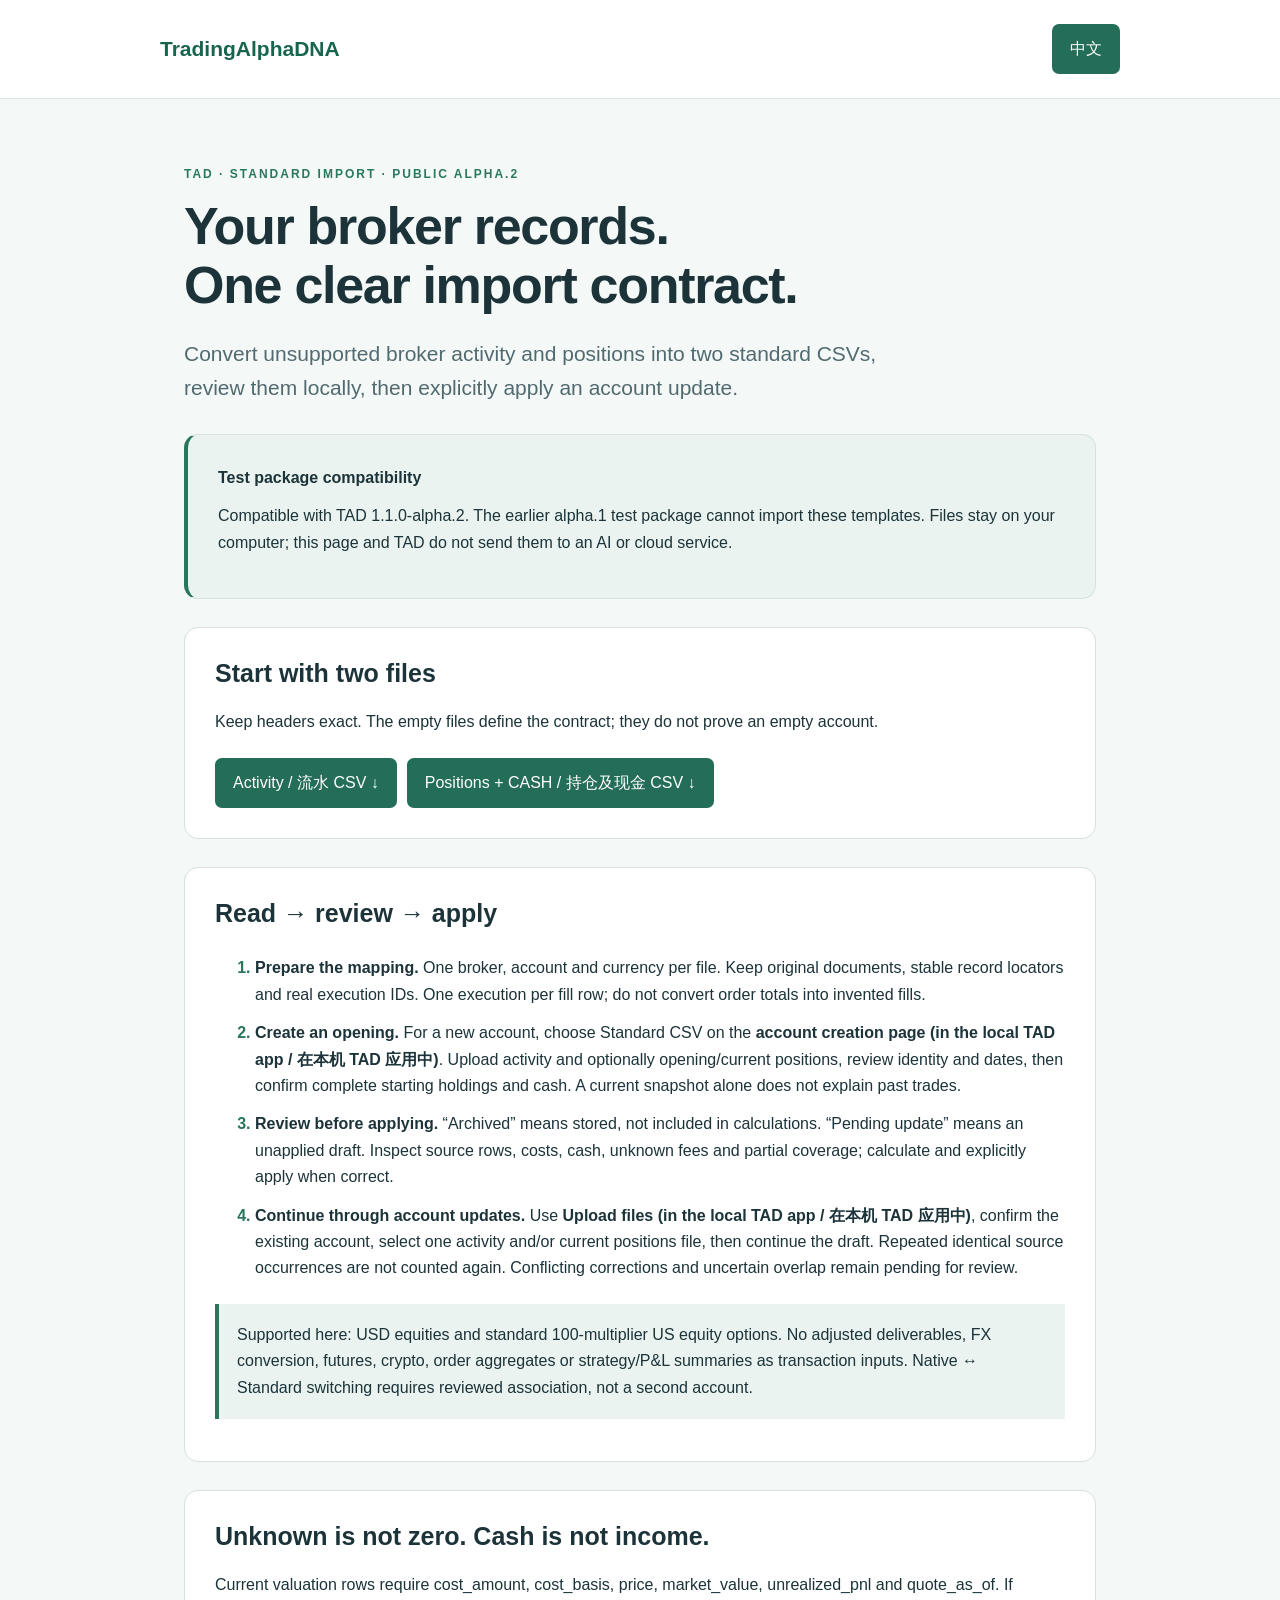
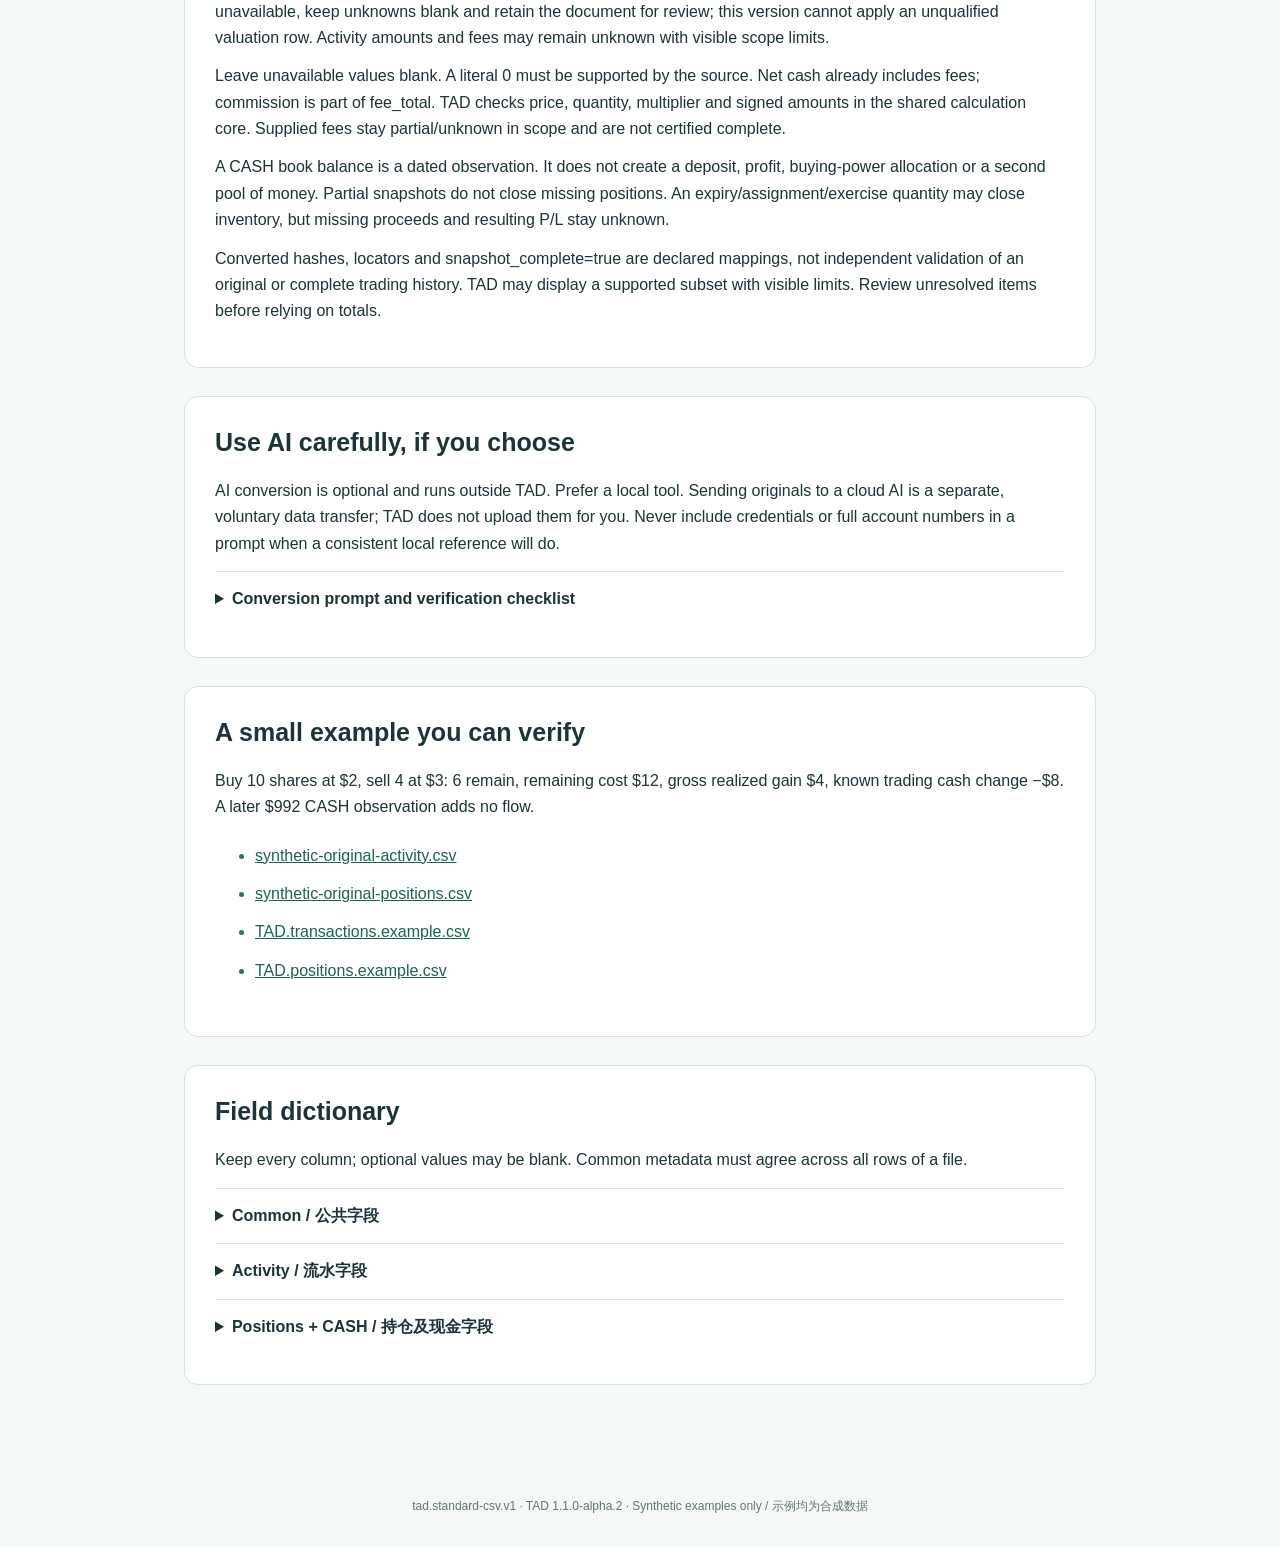
<file: docs/standard-import/index.html>
<!doctype html><html lang="en"><head><meta charset="utf-8"><meta name="viewport" content="width=device-width,initial-scale=1"><title>TAD · Standard import</title><link rel="stylesheet" href="./guide.css"><script src="./guide.js" defer></script></head><body><header><a href="../../index.html">TradingAlphaDNA</a><button id="language" type="button">中文</button></header><main><div data-lang="en"><p class="eyebrow">TAD · STANDARD IMPORT · PUBLIC ALPHA.2</p><h1>Your broker records.<br>One clear import contract.</h1><p class="lead">Convert unsupported broker activity and positions into two standard CSVs, review them locally, then explicitly apply an account update.</p></div><div data-lang="zh" hidden><p class="eyebrow">TAD · 标准导入 · 公开 ALPHA.2 测试版</p><h1>你的券商资料，<br>统一的数据入口。</h1><p class="lead">将暂未支持的券商流水与持仓转换为两份标准 CSV，在本机核对后，再明确应用账户更新。</p></div><div data-lang="en"><aside><strong>Test package compatibility</strong><p>Compatible with TAD 1.1.0-alpha.2. The earlier alpha.1 test package cannot import these templates. Files stay on your computer; this page and TAD do not send them to an AI or cloud service.</p></aside></div><div data-lang="zh" hidden><aside><strong>测试包兼容性</strong><p>兼容 TAD 1.1.0-alpha.2；较早的 alpha.1 测试包不能导入这两份模板。文件留在本机；本页及 TAD 不会将其发送给 AI 或云端服务。</p></aside></div><section class="downloads"><div data-lang="en"><h2>Start with two files</h2><p>Keep headers exact. The empty files define the contract; they do not prove an empty account.</p></div><div data-lang="zh" hidden><h2>从两份文件开始</h2><p>保留原表头。空模板定义格式，不能作为空账户证明。</p></div><a class="primary" download href="./TAD.transactions.v1.csv">Activity / 流水 CSV ↓</a><a class="primary" download href="./TAD.positions.v1.csv">Positions + CASH / 持仓及现金 CSV ↓</a></section><div data-lang="en"><section><h2>Read → review → apply</h2><ol><li><strong>Prepare the mapping.</strong> One broker, account and currency per file. Keep original documents, stable record locators and real execution IDs. One execution per fill row; do not convert order totals into invented fills.</li><li><strong>Create an opening.</strong> For a new account, choose Standard CSV on the <strong>account creation page (in the local TAD app / 在本机 TAD 应用中)</strong>. Upload activity and optionally opening/current positions, review identity and dates, then confirm complete starting holdings and cash. A current snapshot alone does not explain past trades.</li><li><strong>Review before applying.</strong> “Archived” means stored, not included in calculations. “Pending update” means an unapplied draft. Inspect source rows, costs, cash, unknown fees and partial coverage; calculate and explicitly apply when correct.</li><li><strong>Continue through account updates.</strong> Use <strong>Upload files (in the local TAD app / 在本机 TAD 应用中)</strong>, confirm the existing account, select one activity and/or current positions file, then continue the draft. Repeated identical source occurrences are not counted again. Conflicting corrections and uncertain overlap remain pending for review.</li></ol><p class="scope">Supported here: USD equities and standard 100-multiplier US equity options. No adjusted deliverables, FX conversion, futures, crypto, order aggregates or strategy/P&amp;L summaries as transaction inputs. Native ↔ Standard switching requires reviewed association, not a second account.</p></section></div><div data-lang="zh" hidden><section><h2>读取 → 核对 → 应用</h2><ol><li><strong>准备映射。</strong> 每份文件只含一个券商、账户和币种。保留原件、稳定行定位及真实成交编号。每行对应一次真实成交，不要把订单汇总拆成编造的成交。</li><li><strong>建立起点。</strong> 新账户在<strong>建账页 (in the local TAD app / 在本机 TAD 应用中)</strong>选择 Standard CSV。上传流水和可选期初／当前持仓，核对身份日期，再确认完整期初持仓及现金。只有当前快照不能解释历史交易。</li><li><strong>先核对，再应用。</strong>“已归档”仅表示保存；“待更新”表示尚未采用的草稿。核对原始行、成本、现金、未知费用和部分覆盖，计算后再明确应用。</li><li><strong>后续使用账户更新。</strong> 进入<strong>上传文件 (in the local TAD app / 在本机 TAD 应用中)</strong>，确认已有账户，选择一份流水及／或当前持仓，继续草稿。同一来源记录不会重复计入；冲突更正及无法证明的重叠保留待核。</li></ol><p class="scope">本版范围：USD 股票及乘数100的标准美股期权。不支持调整交割、换汇、期货、加密资产、订单汇总或以策略／盈亏汇总代替流水。原生与标准来源切换需先核对关联，不能再建一个账户。</p></section></div><div data-lang="en"><section><h2>Unknown is not zero. Cash is not income.</h2><p>Current valuation rows require cost_amount, cost_basis, price, market_value, unrealized_pnl and quote_as_of. If unavailable, keep unknowns blank and retain the document for review; this version cannot apply an unqualified valuation row. Activity amounts and fees may remain unknown with visible scope limits.</p><p>Leave unavailable values blank. A literal 0 must be supported by the source. Net cash already includes fees; commission is part of fee_total. TAD checks price, quantity, multiplier and signed amounts in the shared calculation core. Supplied fees stay partial/unknown in scope and are not certified complete.</p><p>A CASH book balance is a dated observation. It does not create a deposit, profit, buying-power allocation or a second pool of money. Partial snapshots do not close missing positions. An expiry/assignment/exercise quantity may close inventory, but missing proceeds and resulting P/L stay unknown.</p><p>Converted hashes, locators and snapshot_complete=true are declared mappings, not independent validation of an original or complete trading history. TAD may display a supported subset with visible limits. Review unresolved items before relying on totals.</p></section></div><div data-lang="zh" hidden><section><h2>未知不等于零，现金不等于收益。</h2><p>当前估值持仓行必需 cost_amount、cost_basis、price、market_value、unrealized_pnl 和 quote_as_of。缺失则保持留空并保留文档待核，本版不能采用未满足条件的估值行。流水金额及费用可保持未知，并显示相应范围限制。</p><p>未知值留空，明确的0须有原件依据。net_cash 现金已含费用，佣金是总费用的一部分。TAD 在共享核心检查价格、数量、乘数和有符号金额；费用范围仍为部分／未知，不因填值就证明完整。</p><p>CASH 账面余额是有日期的观察，不创造新增入金、收益、购买力分配或第二份资金。部分快照未列出的仓位不会自动平仓。到期／指派／行权数量可以结束库存，但缺失终止金额及相应盈亏仍保持未知。</p><p>原件哈希、行定位及 snapshot_complete=true 都是映射声明，不代表独立核验原件或完整历史。TAD 会展示可支持的子集及其限制；依赖总额前请核对待核项。</p></section></div><div data-lang="en"><section><h2>Use AI carefully, if you choose</h2><p>AI conversion is optional and runs outside TAD. Prefer a local tool. Sending originals to a cloud AI is a separate, voluntary data transfer; TAD does not upload them for you. Never include credentials or full account numbers in a prompt when a consistent local reference will do.</p><details><summary>Conversion prompt and verification checklist</summary><pre>Convert only explicit source records to tad.standard-csv.v1 using the exact two headers. Keep original files unchanged. Map one real execution per fill row; never invent execution IDs, times, fees, proceeds, costs, completeness or transactions. Keep blanks unknown and distinguish trade/post/settlement/snapshot/quote dates. Preserve stable source identity across repeated exports. Produce a mapping log with original row locators, unknown fields, skipped/unsupported rows and counts by activity/account. Stop on conflicts. Do not calculate strategy P/L or capital efficiency in the CSV.</pre><ul><li>Compare every activity count and quantity to the original, including identical-valued separate fills.</li><li>Check signed net cash and fees against totals; reject TOTAL/buying-power rows as CASH.</li><li>Verify explicit option terms and multiplier; reject adjusted contracts.</li><li>Verify the earlier opening versus current snapshot dates, actual account identity and partial coverage.</li><li>Inspect TAD’s read-check rows and unresolved items before explicit apply; retain the mapping log and original.</li></ul></details></section></div><div data-lang="zh" hidden><section><h2>如选择使用 AI，请保留核对环节。</h2><p>AI 转换是可选的，在 TAD 外进行，优先使用本地工具。将原件发送到云端 AI 是你另行选择的数据传输；TAD 不会代你上传。可使用稳定脱敏引用时，不要在提示中提供凭据或完整账户编号。</p><details><summary>转换提示与核对清单</summary><pre>仅将原件明确记录按两份准确表头转换为 tad.standard-csv.v1。原件保持不变，每行成交对应一次真实执行。不要编造成交编号、时间、费用、终止金额、成本、完整性或交易。未知留空，区分成交／入账／结算／快照／报价日期。重复导出保留稳定来源身份。另给映射日志：原始行定位、未知字段、跳过或不支持记录、分账户业务数量。遇到冲突停止。不要在CSV计算策略盈亏或资金效率。</pre><ul><li>逐项比对原件业务次数及数量，包括金额相同的不同成交。</li><li>核对有符号净现金及费用，TOTAL／购买力不能作为 CASH。</li><li>确认期权明确条款及乘数；不转换调整合约。</li><li>确认更早期初与当前快照日期、真实账户身份及部分覆盖。</li><li>明确应用前查看 TAD 读取明细及待核项，保留原件和映射日志。</li></ul></details></section></div><section><div data-lang="en"><h2>A small example you can verify</h2><p>Buy 10 shares at $2, sell 4 at $3: 6 remain, remaining cost $12, gross realized gain $4, known trading cash change −$8. A later $992 CASH observation adds no flow.</p></div><div data-lang="zh" hidden><h2>可逐项核对的合成示例</h2><p>2美元买10股，3美元卖4股：剩6股，总成本12美元，已实现毛收益4美元，已知交易现金变化−8美元。后续992美元 CASH 观察不会新增现金流。</p></div><ul><li><a download href="./examples/synthetic-original-activity.csv">synthetic-original-activity.csv</a></li><li><a download href="./examples/synthetic-original-positions.csv">synthetic-original-positions.csv</a></li><li><a download href="./examples/TAD.transactions.example.csv">TAD.transactions.example.csv</a></li><li><a download href="./examples/TAD.positions.example.csv">TAD.positions.example.csv</a></li></ul></section><section><div data-lang="en"><h2>Field dictionary</h2><p>Keep every column; optional values may be blank. Common metadata must agree across all rows of a file.</p></div><div data-lang="zh" hidden><h2>字段字典</h2><p>保留全部列，可选值留空；同一文件所有行的公共元数据必须一致。</p></div><details><summary>Common / 公共字段</summary><div class="table-wrap"><table><thead><tr><th>Field / 字段</th><th>Meaning / 含义</th></tr></thead><tbody><tr><td><code>schema_version</code></td><td><span data-lang="en">Always tad.standard-csv.v1. Keep the exact header; use UTF-8 CSV.</span><span data-lang="zh" hidden>固定为 tad.standard-csv.v1；保留原表头，使用 UTF-8 CSV。</span></td></tr><tr><td><code>source_broker</code></td><td><span data-lang="en">Stable lowercase broker key (letters, digits, underscore, hyphen), e.g. sample_broker. This is the real origin, not “standard”.</span><span data-lang="zh" hidden>真实来源券商的稳定小写键，例如 sample_broker；不要填 standard。</span></td></tr><tr><td><code>account_ref</code></td><td><span data-lang="en">Stable full source account reference or consistently pseudonymized reference. Never change it between exports.</span><span data-lang="zh" hidden>来源账户的稳定引用或一致脱敏的引用；后续导出必须一致。</span></td></tr><tr><td><code>account_name</code></td><td><span data-lang="en">Your readable account name, up to 120 characters.</span><span data-lang="zh" hidden>可读的账户名称，最多120字符。</span></td></tr><tr><td><code>account_type</code></td><td><span data-lang="en">Stable account category, e.g. brokerage, retirement, margin or cash.</span><span data-lang="zh" hidden>稳定账户类型，例如 brokerage、retirement、margin 或 cash。</span></td></tr><tr><td><code>currency</code></td><td><span data-lang="en">USD only in this review version. No currency conversion.</span><span data-lang="zh" hidden>此审阅版仅支持 USD，不自动换汇。</span></td></tr><tr><td><code>timezone</code></td><td><span data-lang="en">IANA timezone, e.g. America/New_York, when supplying a timestamp. Leave blank for date-only sources.</span><span data-lang="zh" hidden>使用时间戳时填写 IANA 时区，例如 America/New_York；只有日期则留空。</span></td></tr><tr><td><code>mapping_version</code></td><td><span data-lang="en">Your converter/mapping version. It is not a new transaction identity.</span><span data-lang="zh" hidden>转换映射的版本；更改版本不会创造新的成交身份。</span></td></tr><tr><td><code>source_kind</code></td><td><span data-lang="en">converted for converted broker documents, or user_supplied for manually supplied observations.</span><span data-lang="zh" hidden>券商文档转换填写 converted；人工提供的观察记录填写 user_supplied。</span></td></tr><tr><td><code>source_document_id</code></td><td><span data-lang="en">Stable original document identifier; no filesystem paths or credentials.</span><span data-lang="zh" hidden>稳定的原始文档标识，不含文件路径或凭据。</span></td></tr><tr><td><code>source_file_sha256</code></td><td><span data-lang="en">64 lowercase hex SHA-256 of the ORIGINAL file. Required for converted. Do not hash the converted output instead.</span><span data-lang="zh" hidden>原始文件的64位小写 SHA-256；converted 必填。不要填转换输出文件的哈希。</span></td></tr><tr><td><code>source_record_id</code></td><td><span data-lang="en">Stable original row/page/record locator. Distinct executions need distinct locators; repeated exports retain identity.</span><span data-lang="zh" hidden>稳定的原始行、页或记录定位；不同成交须有不同定位，重复导出须保留身份。</span></td></tr><tr><td><code>execution_id</code></td><td><span data-lang="en">Actual broker execution ID, if available; otherwise blank. Never invent one or use an order ID as a fill ID.</span><span data-lang="zh" hidden>真实成交编号；无则留空。不要编造，也不要用订单编号代替。</span></td></tr><tr><td><code>order_id</code></td><td><span data-lang="en">Original order ID if supplied. One order may have several executions.</span><span data-lang="zh" hidden>原始订单编号（有则填）；一个订单可以包含多次成交。</span></td></tr></tbody></table></div></details><details><summary>Activity / 流水字段</summary><div class="table-wrap"><table><thead><tr><th>Field / 字段</th><th>Meaning / 含义</th></tr></thead><tbody><tr><td><code>activity</code></td><td><span data-lang="en">buy / sell / short_sell / cover; dividend / interest / transfer / fee; expiry / assignment / exercise / journal_quantity. No strategy labels.</span><span data-lang="zh" hidden>支持买卖、现金及数量终止事件，使用左侧英文枚举；不要填写策略名称。</span></td></tr><tr><td><code>asset_type</code></td><td><span data-lang="en">equity or option for securities. Cash activity may use cash or blank. Cash snapshot rows leave this blank.</span><span data-lang="zh" hidden>证券填 equity 或 option；现金流水可填 cash 或留空；现金快照行留空。</span></td></tr><tr><td><code>symbol</code></td><td><span data-lang="en">Stock ticker, explicit option contract, or CASH for cash. No portfolio totals.</span><span data-lang="zh" hidden>股票代码、明确的期权合约；现金用 CASH。不要填总资产。</span></td></tr><tr><td><code>underlying</code></td><td><span data-lang="en">Option underlying ticker; leave blank for cash and ordinary equity rows.</span><span data-lang="zh" hidden>期权标的代码；现金和普通股票行留空。</span></td></tr><tr><td><code>expiration</code></td><td><span data-lang="en">Option expiry, YYYY-MM-DD. Required for every option.</span><span data-lang="zh" hidden>期权到期日 YYYY-MM-DD；每个期权必填。</span></td></tr><tr><td><code>right</code></td><td><span data-lang="en">call or put; required for options, otherwise blank.</span><span data-lang="zh" hidden>期权填 call 或 put，其他留空。</span></td></tr><tr><td><code>strike</code></td><td><span data-lang="en">Positive option strike, maximum 3 decimal places; otherwise blank.</span><span data-lang="zh" hidden>期权行权价，正数，最多3位小数；其他留空。</span></td></tr><tr><td><code>multiplier</code></td><td><span data-lang="en">1 for shares; 100 for supported standard US equity options. Adjusted / nonstandard deliverables are not supported.</span><span data-lang="zh" hidden>股票为1；支持的标准美股期权为100。不支持调整合约及非标准交割。</span></td></tr><tr><td><code>quantity</code></td><td><span data-lang="en">Fill quantities positive; options whole contracts. Security termination/journal quantities signed (+ increases inventory, − decreases); current position quantities signed.</span><span data-lang="zh" hidden>成交数量为正，期权须为整张；数量终止／调整事件使用有符号变化量；持仓数量使用有符号余额。</span></td></tr><tr><td><code>price</code></td><td><span data-lang="en">Per-share / per-underlying-unit quote, plain decimal without commas. Blank means unknown, never zero.</span><span data-lang="zh" hidden>每股／期权每标的单位价格，不含千分位；未知留空，不能填0替代。</span></td></tr><tr><td><code>amount</code></td><td><span data-lang="en">net_cash is signed actual cash including fees (incoming +, outgoing −). gross_trade is a NONNEGATIVE gross magnitude: price × quantity × multiplier; activity supplies direction. Example: buy10 at2 → amount20, amount_basis=gross_trade.</span><span data-lang="zh" hidden>net_cash 是含费用的有符号实际现金（流入正、流出负）。gross_trade 是非负毛金额＝价×量×乘数，方向由activity决定。例如2美元买10股：amount=20，amount_basis=gross_trade。</span></td></tr><tr><td><code>amount_basis</code></td><td><span data-lang="en">net_cash / gross_trade / unqualified. When amount is supplied, declare its actual basis. Never infer terminal proceeds.</span><span data-lang="zh" hidden>net_cash / gross_trade / unqualified；有金额须声明真实口径，不推造终止金额。</span></td></tr><tr><td><code>commission</code></td><td><span data-lang="en">Known nonnegative commission. Blank is unknown. It is a component of fee_total, not an additional fee.</span><span data-lang="zh" hidden>已知非负佣金，未知留空；它是 fee_total 的组成部分，不另加一次。</span></td></tr><tr><td><code>fee_total</code></td><td><span data-lang="en">Known nonnegative total fees including commission. Leave blank if unavailable; 0 must be explicit source evidence. No completeness certification is inferred.</span><span data-lang="zh" hidden>已知总费用（含佣金）；未知留空。0须有原件依据。填值并不证明费用完整。</span></td></tr><tr><td><code>trade_date</code></td><td><span data-lang="en">Actual activity date YYYY-MM-DD, not statement date.</span><span data-lang="zh" hidden>实际业务日期 YYYY-MM-DD，不是账单日期。</span></td></tr><tr><td><code>trade_time</code></td><td><span data-lang="en">Optional ISO timestamp with UTC offset matching trade_date in timezone. No assumed time for date-only records.</span><span data-lang="zh" hidden>可选带 UTC 偏移的 ISO 时间戳，与所填时区中的业务日一致；日期型原件不猜时间。</span></td></tr><tr><td><code>post_date</code></td><td><span data-lang="en">Cash posting date if supplied, otherwise blank.</span><span data-lang="zh" hidden>现金入账日；原件未给则留空。</span></td></tr><tr><td><code>settlement_date</code></td><td><span data-lang="en">Settlement date if supplied; never substitute for trade date.</span><span data-lang="zh" hidden>结算日（有则填），不要代替成交日。</span></td></tr><tr><td><code>position_effect</code></td><td><span data-lang="en">open / close / unknown, only as reported. Do not use this to invent missing transactions.</span><span data-lang="zh" hidden>仅按来源填 open / close / unknown；不能据此补造缺失交易。</span></td></tr></tbody></table></div></details><details><summary>Positions + CASH / 持仓及现金字段</summary><div class="table-wrap"><table><thead><tr><th>Field / 字段</th><th>Meaning / 含义</th></tr></thead><tbody><tr><td><code>record_type</code></td><td><span data-lang="en">position or cash. Do not use a TOTAL/NAV row as either.</span><span data-lang="zh" hidden>position 或 cash；不要将 TOTAL／NAV 当作任何一种。</span></td></tr><tr><td><code>snapshot_role</code></td><td><span data-lang="en">opening or current. Only a confirmed earlier opening can seed reconstruction; current updates are comparison / valuation evidence.</span><span data-lang="zh" hidden>opening 或 current；只有确认过的更早期初才能建立起点，当前快照用于核对／估值。</span></td></tr><tr><td><code>asset_type</code></td><td><span data-lang="en">equity or option for securities. Cash activity may use cash or blank. Cash snapshot rows leave this blank.</span><span data-lang="zh" hidden>证券填 equity 或 option；现金流水可填 cash 或留空；现金快照行留空。</span></td></tr><tr><td><code>symbol</code></td><td><span data-lang="en">Stock ticker, explicit option contract, or CASH for cash. No portfolio totals.</span><span data-lang="zh" hidden>股票代码、明确的期权合约；现金用 CASH。不要填总资产。</span></td></tr><tr><td><code>underlying</code></td><td><span data-lang="en">Option underlying ticker; leave blank for cash and ordinary equity rows.</span><span data-lang="zh" hidden>期权标的代码；现金和普通股票行留空。</span></td></tr><tr><td><code>expiration</code></td><td><span data-lang="en">Option expiry, YYYY-MM-DD. Required for every option.</span><span data-lang="zh" hidden>期权到期日 YYYY-MM-DD；每个期权必填。</span></td></tr><tr><td><code>right</code></td><td><span data-lang="en">call or put; required for options, otherwise blank.</span><span data-lang="zh" hidden>期权填 call 或 put，其他留空。</span></td></tr><tr><td><code>strike</code></td><td><span data-lang="en">Positive option strike, maximum 3 decimal places; otherwise blank.</span><span data-lang="zh" hidden>期权行权价，正数，最多3位小数；其他留空。</span></td></tr><tr><td><code>multiplier</code></td><td><span data-lang="en">1 for shares; 100 for supported standard US equity options. Adjusted / nonstandard deliverables are not supported.</span><span data-lang="zh" hidden>股票为1；支持的标准美股期权为100。不支持调整合约及非标准交割。</span></td></tr><tr><td><code>quantity</code></td><td><span data-lang="en">Fill quantities positive; options whole contracts. Security termination/journal quantities signed (+ increases inventory, − decreases); current position quantities signed.</span><span data-lang="zh" hidden>成交数量为正，期权须为整张；数量终止／调整事件使用有符号变化量；持仓数量使用有符号余额。</span></td></tr><tr><td><code>cost_amount</code></td><td><span data-lang="en">remaining_total uses SIGNED total cost: positive long, negative short. average_unit uses a nonnegative unit price. The opening form separately asks for a positive total magnitude. Unknown stays blank.</span><span data-lang="zh" hidden>remaining_total 使用有符号总成本：多头正、空头负；average_unit 使用非负单位均价。建账表单另要求填写总成本绝对值，与CSV口径不同。未知留空。</span></td></tr><tr><td><code>cost_basis</code></td><td><span data-lang="en">remaining_total / average_unit. Do not put lifetime purchases or realized P/L here.</span><span data-lang="zh" hidden>remaining_total / average_unit；不要填历史累计买入金额或已实现盈亏。</span></td></tr><tr><td><code>price</code></td><td><span data-lang="en">Per-share / per-underlying-unit quote, plain decimal without commas. Blank means unknown, never zero.</span><span data-lang="zh" hidden>每股／期权每标的单位价格，不含千分位；未知留空，不能填0替代。</span></td></tr><tr><td><code>market_value</code></td><td><span data-lang="en">Explicit signed current position market value; blank is unknown.</span><span data-lang="zh" hidden>明确的有符号当前持仓市值；未知留空。</span></td></tr><tr><td><code>unrealized_pnl</code></td><td><span data-lang="en">Source-reported unrealized P/L; required for a valued position row. Do not fill realized P/L here.</span><span data-lang="zh" hidden>原件当前浮盈亏（估值持仓行必填），不要填已实现收益。</span></td></tr><tr><td><code>as_of</code></td><td><span data-lang="en">Actual snapshot date YYYY-MM-DD, mandatory. Never substitute upload date.</span><span data-lang="zh" hidden>快照实际日期 YYYY-MM-DD，必填；不能用上传日替代。</span></td></tr><tr><td><code>quote_as_of</code></td><td><span data-lang="en">Required quote date for a valued position row, no later than snapshot date.</span><span data-lang="zh" hidden>估值持仓行必填原件报价日期，不晚于快照日。</span></td></tr><tr><td><code>snapshot_complete</code></td><td><span data-lang="en">true only for a verified complete account snapshot; false for partial export. Missing holdings in a partial snapshot do not close positions.</span><span data-lang="zh" hidden>只有核对为完整账户快照才填 true；部分导出填 false。部分快照未列出证券不代表平仓。</span></td></tr><tr><td><code>balance_category</code></td><td><span data-lang="en">book_cash for a cash row, otherwise blank. Excludes buying power, margin capacity and NAV.</span><span data-lang="zh" hidden>现金行填 book_cash，其他留空；不包含购买力、保证金额度或净资产。</span></td></tr><tr><td><code>cash_amount</code></td><td><span data-lang="en">Signed source book-cash balance for a cash row. It is a snapshot, never an additional deposit.</span><span data-lang="zh" hidden>现金行的有符号账面现金余额；这是快照，不是新增入金。</span></td></tr></tbody></table></div></details></section></main><footer>tad.standard-csv.v1 · TAD 1.1.0-alpha.2 · Synthetic examples only / 示例均为合成数据</footer></body></html>
</file>
<file: docs/standard-import/guide.css>
*{box-sizing:border-box}body{margin:0;color:#1b3339;background:#f4f8f7;font:16px/1.65 -apple-system,BlinkMacSystemFont,"Segoe UI",sans-serif}header{display:flex;align-items:center;justify-content:space-between;padding:24px max(24px,calc((100% - 960px)/2));background:white;border-bottom:1px solid #dae5e2;gap:24px}header a{font-size:21px;font-weight:750;text-decoration:none}main{max-width:960px;margin:auto;padding:54px 24px}h1{font-size:clamp(34px,5vw,52px);line-height:1.13;letter-spacing:-1.3px;margin:12px 0 22px}h2{font-size:25px;line-height:1.25;margin:0 0 20px}p{margin:12px 0}.lead{font-size:21px;max-width:730px;color:#516a70}.eyebrow{font-size:12px;letter-spacing:2px;color:#297860;font-weight:700}section,aside{background:white;border:1px solid #d5e2dd;border-radius:14px;padding:30px;margin:28px 0}aside,.scope{background:#eaf3ef;border-left:4px solid #28765e}.scope{padding:18px}.downloads a{display:inline-block;margin:10px 10px 0 0}.primary,button{border:0;border-radius:7px;background:#246d59;color:white;padding:12px 18px;text-decoration:none;font:inherit;cursor:pointer}a{color:#18654f;overflow-wrap:anywhere}li{padding:6px 0}li::marker{color:#28765e;font-weight:700}details{margin:14px 0;border-top:1px solid #dbe6e1;padding-top:14px}summary{cursor:pointer;font-weight:650}pre{white-space:pre-wrap;overflow-wrap:anywhere;background:#f4f8f7;padding:18px;font:14px/1.65 ui-monospace,monospace}table{border-collapse:collapse;width:100%;font-size:14px}td,th{text-align:left;vertical-align:top;padding:12px;border-bottom:1px solid #dae5df}code{font-size:13px;overflow-wrap:anywhere}.table-wrap{overflow:auto}footer{text-align:center;font-size:12px;color:#607575;padding:30px 20px}[hidden]{display:none!important}a:focus-visible,button:focus-visible,summary:focus-visible{outline:3px solid #be8114;outline-offset:4px}@media(max-width:600px){header{padding:18px}main{padding:30px 16px}section,aside{padding:22px;margin:20px 0}.downloads a{display:block;text-align:center}.lead{font-size:18px}h1{letter-spacing:-.7px}td,th{padding:8px}td:first-child{max-width:120px}}
</file>
